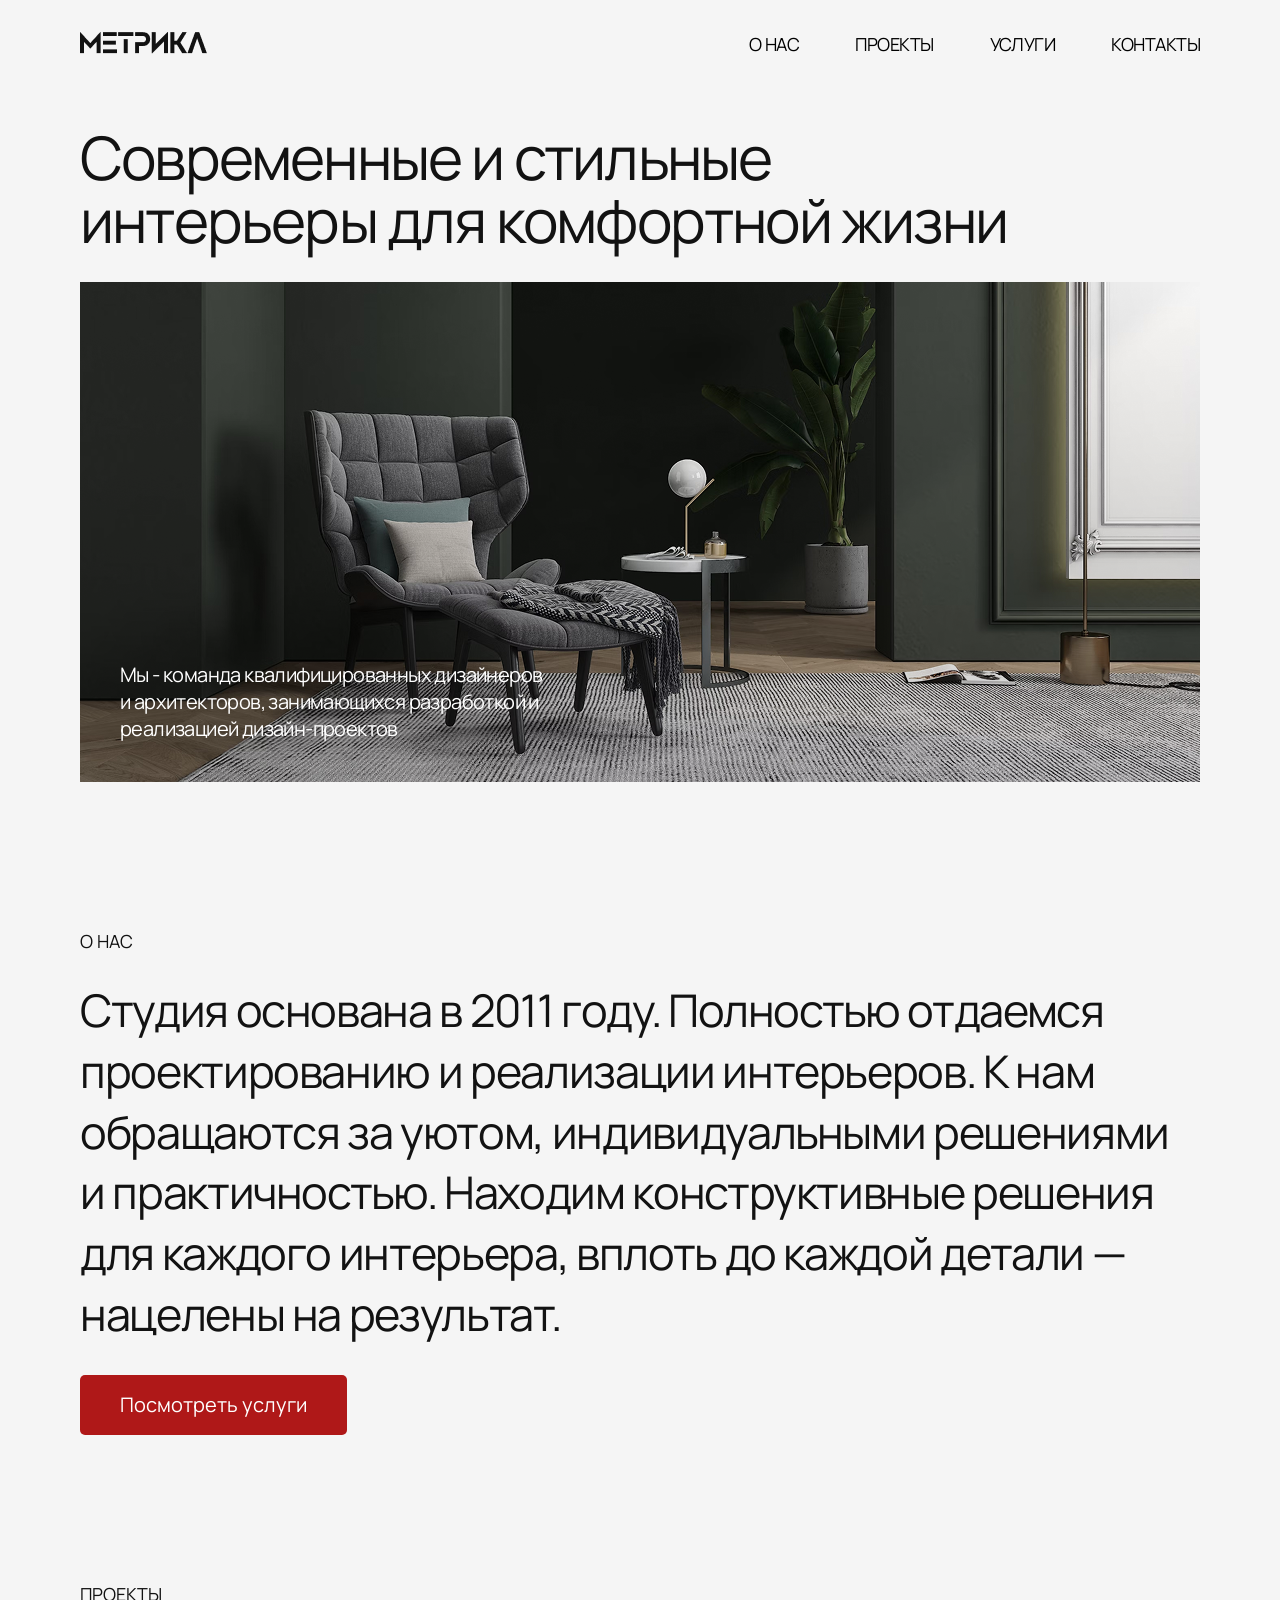
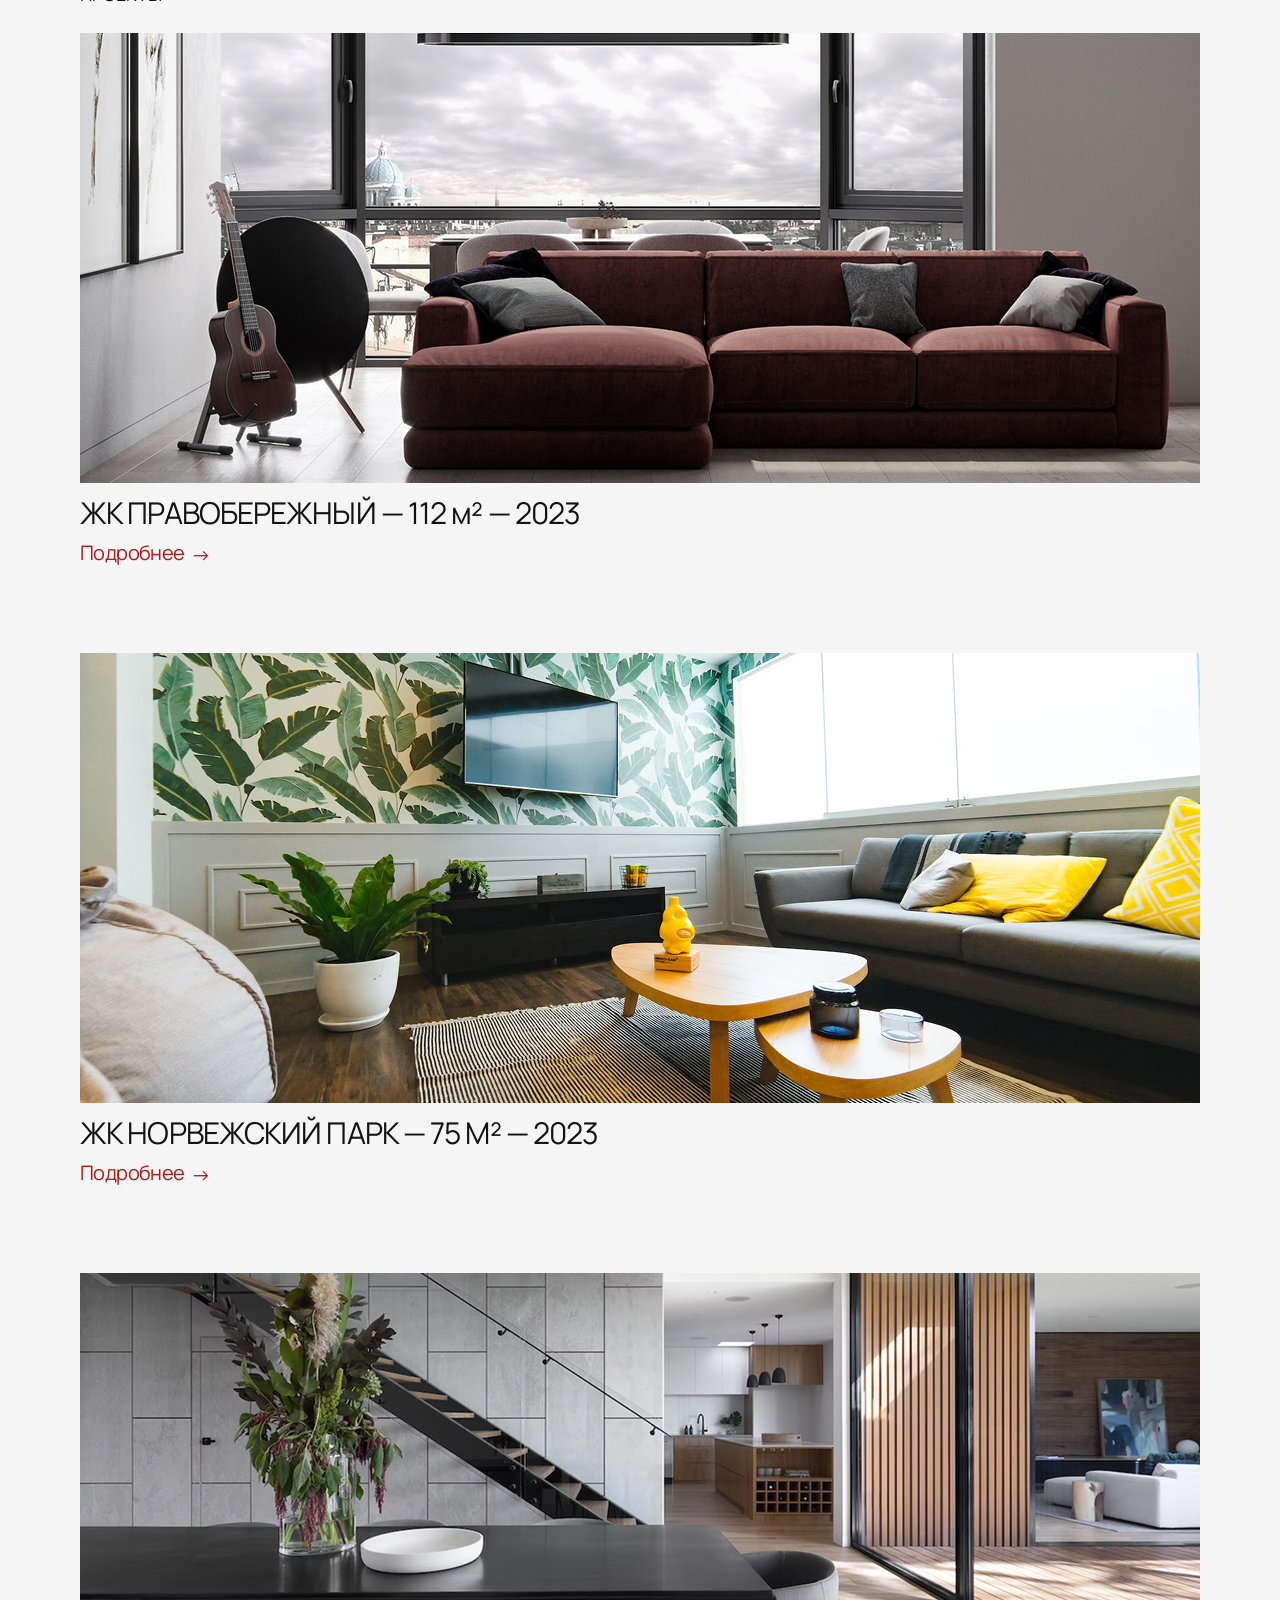
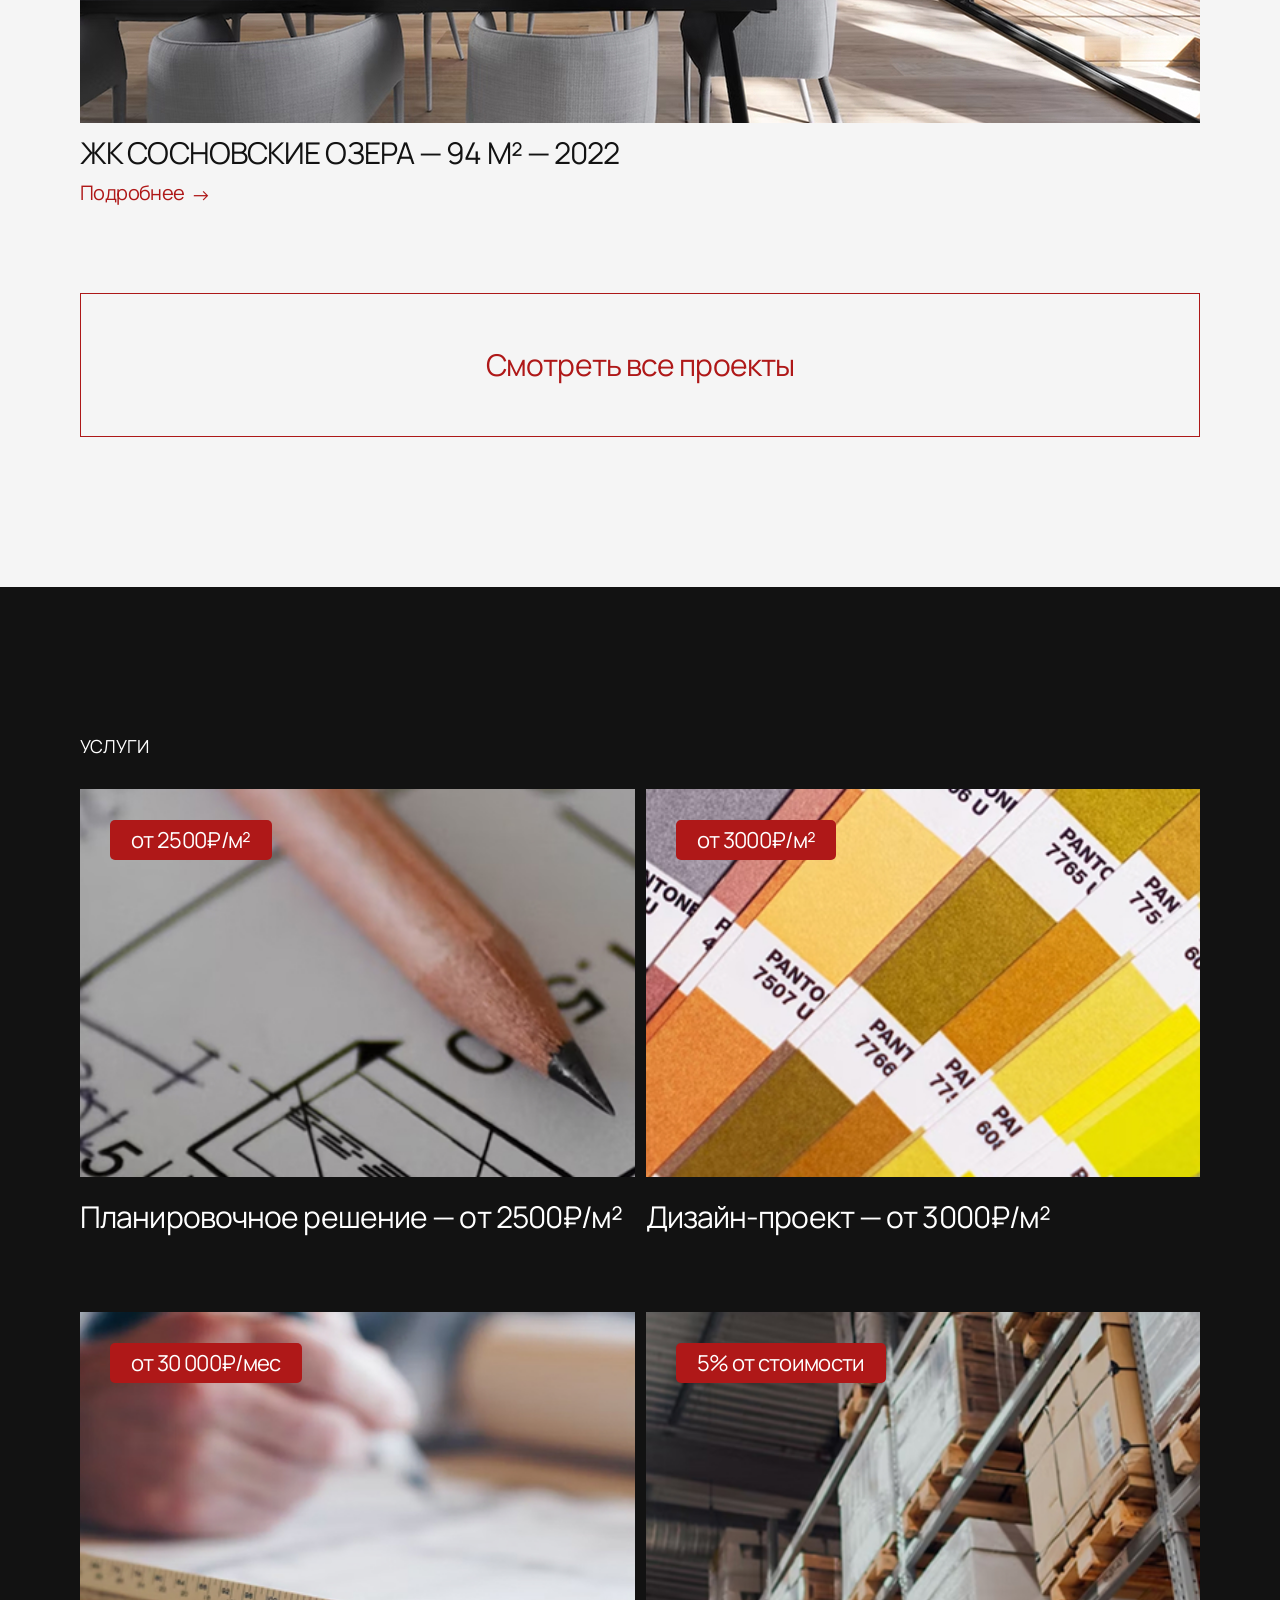
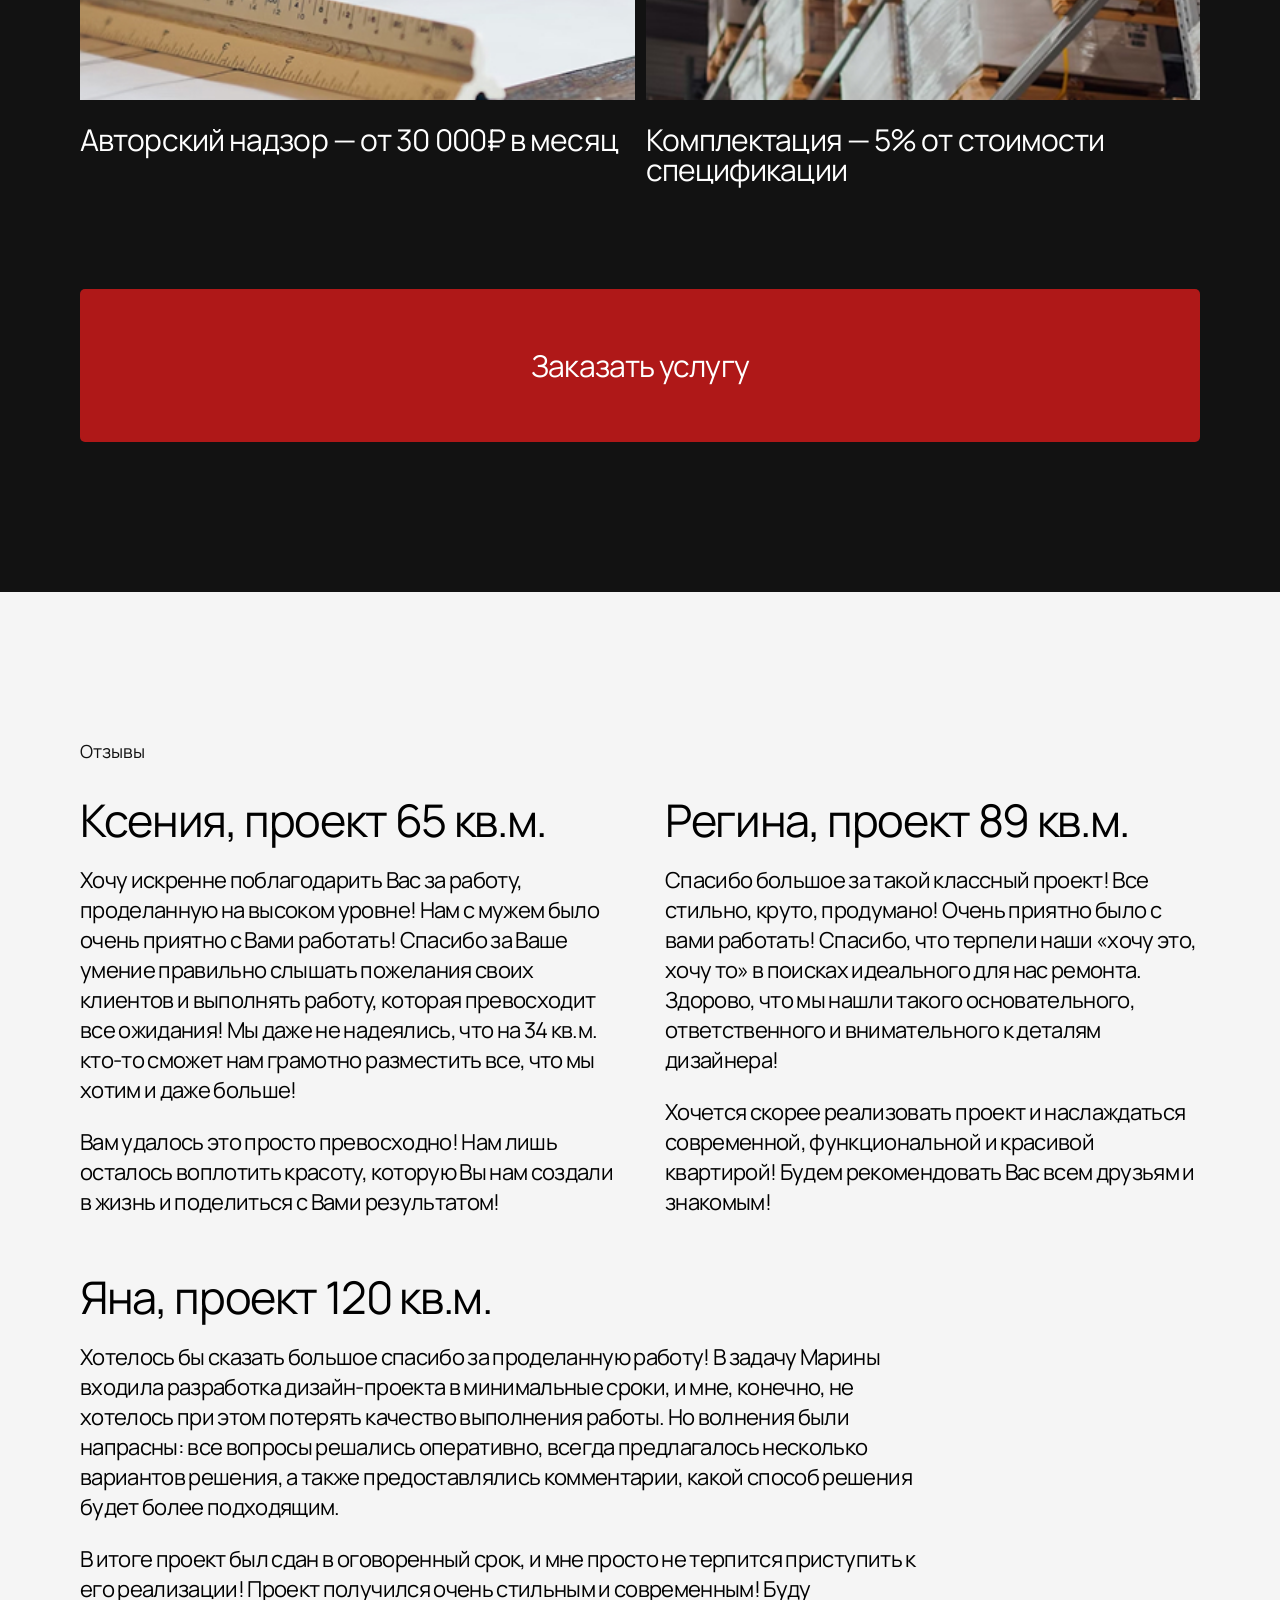
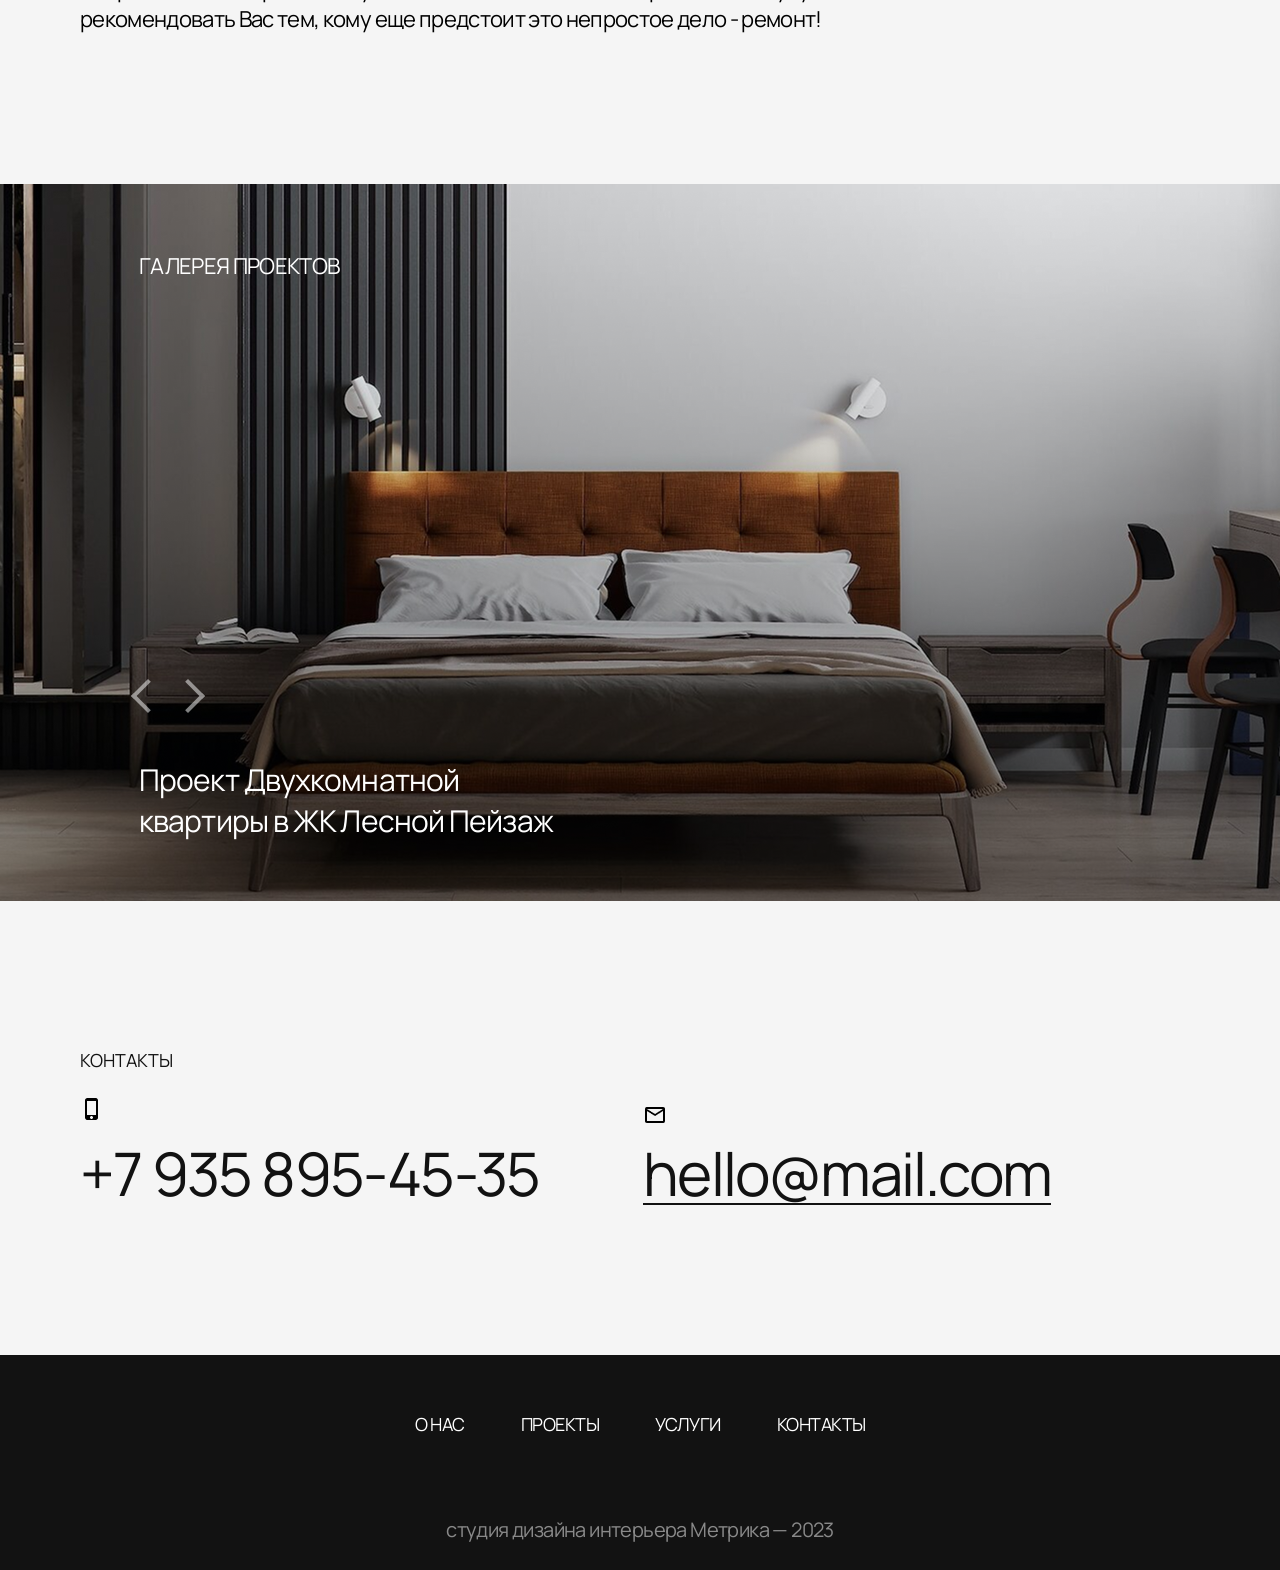
<file: Metrica/index.html>
<!DOCTYPE html>
<html lang="ru">
<head>
  <meta charset="UTF-8">
  <meta name="viewport" content="width=device-width, initial-scale=1.0">
  <title>Метрика</title>
  <link rel="preconnect" href="https://fonts.googleapis.com">
  <link rel="preconnect" href="https://fonts.gstatic.com" crossorigin>
  <link href="https://fonts.googleapis.com/css2?family=Manrope:wght@200..800&display=swap" rel="stylesheet">
  <link rel="stylesheet" href="styles/reset.css">
  <link rel="stylesheet" href="styles/style.css">
</head>
<body>
  <header class="header">
  <div class="container">
    <div class="header__inner">
      <a class="header__logo" href="/">
        <img class="header__logo-img" src="assets/logo.png" alt="Логотип">
      </a>

      <nav class="nav header__nav" aria-label="Основная навигация">
        <ul class="nav__list">
          <li class="nav__item"><a class="nav__link" href="#about-section">О НАС</a></li>
          <li class="nav__item"><a class="nav__link" href="#project-section">ПРОЕКТЫ</a></li>
          <li class="nav__item"><a class="nav__link" href="#services-section">УСЛУГИ</a></li>
          <li class="nav__item"><a class="nav__link" href="#contact-section">КОНТАКТЫ</a></li>
        </ul>
      </nav>
      <button class="burger-btn" type="button">
        <span class="burger-btn__line"></span>
      </button>
    </div>
  </div>
</header>
<main class="main">
  <section id="main-section" class="main-section">
    <div class="container">
      <div class="main-section__inner">
        <h1 class="main-section__title">Современные и стильные<br> интерьеры для комфортной жизни</h1>
        <div class="main-section__img">
          <p class="main-section__img-text">Мы - команда квалифицированных дизайнеров и архитекторов, занимающихся разработкой и реализацией дизайн-проектов</p>
        </div>
      </div>
    </div>
  </section>
  <section id="about-section" class="about-section">
    <div class="container">
      <div class="about-section__inner">
        <h2 class="about-section__title section-title">О НАС</h2>
        <p class="about-section__text">Студия основана в 2011 году. Полностью отдаемся проектированию и реализации интерьеров. К нам обращаются за уютом, индивидуальными решениями и практичностью. Находим конструктивные решения для каждого интерьера, вплоть до каждой детали — нацелены на результат.</p>
        <a href="#services-section" class="about-section__link">Посмотреть услуги</a>
      </div>
    </div>
  </section>
  <section id="project-section" class="project-section">
    <div class="container">
      <div class="project-section__inner">
        <h2 class="project-section__title section-title">ПРОЕКТЫ</h2>
        <article class="project-section__item">
          <img src="assets/project-1.jpg" alt="ЖК Правобережный" class="project-section__img">
          <h3 class="project-section__item-title item-title">ЖК ПРАВОБЕРЕЖНЫЙ — 112 м² — 2023</h3>
          <a href="#" class="project-section__item-link">Подробнее</a>
        </article>
        <article class="project-section__item">
          <img src="assets/project-2.jpg" alt="ЖК Норвежский" class="project-section__img">
          <h3 class="project-section__item-title item-title">ЖК НОРВЕЖСКИЙ ПАРК — 75 М² — 2023</h3>
          <a href="#" class="project-section__item-link">Подробнее</a>
        </article>
        <article class="project-section__item">
          <img src="assets/project-3.jpg" alt="ЖК Сосновое" class="project-section__img">
          <h3 class="project-section__item-title item-title">ЖК СОСНОВСКИЕ ОЗЕРА — 94 М² — 2022</h3>
          <a href="#" class="project-section__item-link">Подробнее</a>
        </article>
        <a href="#" class="project-section__link">Смотреть все проекты</a>
      </div>
    </div>
  </section>
  <section id="services-section" class="services-section">
    <div class="container">
      <div class="services-section__inner">
        <h2 class="services-section__title section-title">УСЛУГИ</h2>
        <div class="services-section__item-wrap">
          <article class="services-section__item"> 
            <img src="assets/services-1.jpg" alt="Планировочное решение" class="services-section__item-img">
            <div class="services-section__badge">
            <p class="services-section__badge-text">от 2500₽/м²</p>
            </div>
          <h3 class="services-section__item-title item-title">Планировочное решение — от 2500₽/м²</h3>
          </article>
          <article class="services-section__item">
            <img src="assets/services-2.jpg" alt="Дизайн-проект" class="services-section__item-img">
            <div class="services-section__badge">
            <p class="services-section__badge-text">от 3000₽/м²</p>
            </div>
            <h3 class="services-section__item-title item-title">Дизайн-проект — от 3000₽/м²</h3>
          </article>
          <article class="services-section__item">
            <img src="assets/services-3.jpg" alt="Авторский надзор" class="services-section__item-img">
            <div class="services-section__badge">
            <p class="services-section__badge-text">от 30 000₽/мес</p>
            </div>
            <h3 class="services-section__item-title item-title">Авторский надзор — от 30 000₽ в месяц</h3>
          </article>
          <article class="services-section__item">
            <img src="assets/services-4.jpg" alt="Комплектация — 5%" class="services-section__item-img">
            <div class="services-section__badge">
            <p class="services-section__badge-text">5% от стоимости</p>
            </div>
            <h3 class="services-section__item-title item-title">Комплектация — 5% от стоимости спецификации</h3>
          </article>
        </div>
        <button class="services-section__btn">Заказать услугу</button>
      </div>
    </div>
  </section>
  <section class="reviews-section">
    <div class="container">
      <div class="reviews-section__inner">
        <h2 class="reviews-section__title section-title">Отзывы</h2>
        <div class="reviews-section__wrapper">
          <div class="reviews-section__card">
            <h3 class="reviews-section__card-title">Ксения, проект 65 кв.м.</h3>
            <div class="reviews-section__card-descr">
              <p class="reviews-section__text reviews-section__text--main">Хочу искренне поблагодарить Вас за работу, проделанную на высоком уровне! Нам с мужем было очень приятно с Вами работать! Спасибо за Ваше умение правильно слышать пожелания своих клиентов и выполнять работу, которая превосходит все ожидания! Мы даже не надеялись, что на 34 кв.м. кто-то сможет нам грамотно разместить все, что мы хотим и даже больше!
              </p>
              <p class="reviews-section__text reviews-section__text--secondary">Вам удалось это просто превосходно! Нам лишь осталось воплотить красоту, которую Вы нам создали в жизнь и поделиться с Вами результатом!</p>
            </div>
          </div>
          <div class="reviews-section__card">
            <h3 class="reviews-section__card-title">Регина, проект 89 кв.м.</h3>
            <div class="reviews-section__card-descr">
              <p class="reviews-section__text reviews-section__text--main">Спасибо большое за такой классный проект! Все стильно, круто, продумано! Очень приятно было с вами работать! Спасибо, что терпели наши «хочу это, хочу то» в поисках идеального для нас ремонта. Здорово, что мы нашли такого основательного, ответственного и внимательного к деталям дизайнера!
              </p>
              <p class="reviews-section__text reviews-section__text--secondary">Хочется скорее реализовать проект и наслаждаться современной, функциональной и красивой квартирой! Будем рекомендовать Вас всем друзьям и знакомым!</p>
            </div>
          </div>
          <div class="reviews-section__card reviews-section__card--wide">
            <h3 class="reviews-section__card-title">Яна, проект 120 кв.м.</h3>
            <div class="reviews-section__card-descr">
              <p class="reviews-section__text reviews-section__text--main">Хотелось бы сказать большое спасибо за проделанную работу! В задачу Марины входила разработка дизайн-проекта в минимальные сроки, и мне, конечно, не хотелось при этом потерять качество выполнения работы. Но волнения были напрасны: все вопросы решались оперативно, всегда предлагалось несколько вариантов решения, а также предоставлялись комментарии, какой способ решения будет более подходящим.
              </p>
              <p class="reviews-section__text reviews-section__text--secondary">В итоге проект был сдан в оговоренный срок, и мне просто не терпится приступить к его реализации! Проект получился очень стильным и современным! Буду рекомендовать Вас тем, кому еще предстоит это непростое дело - ремонт!</p>
            </div>
          </div>
        </div>
      </div>
    </div>
  </section>
  <section class="galery-section">
    <div class="galery-section__title-wrapper">
      <div class="container">
        <h2 class="galery-section__title">ГАЛЕРЕЯ ПРОЕКТОВ</h2>
      </div>
    </div>
    <div class="galery-section__slides">
      <div class="galery-section__slide slide-active">
        <img src="assets/slide-1.png" alt="Проект Двухкомнтаной квартиры" class="galery-section__img">
        <div class="galery-section__descr-wrapper">
          <div class="container">
            <p class="galery-section__descr">Проект Двухкомнатной квартиры в ЖК Лесной Пейзаж</p>
          </div>
        </div>
      </div>
      <div class="galery-section__slide">
        <img src="assets/slide-2.png" alt="Проект гостиной" class="galery-section__img">
        <div class="galery-section__descr-wrapper">
          <div class="container">
            <p class="galery-section__descr">Проект гостиной в ЖК Маяк</p>
          </div>
        </div>
      </div>
      <div class="galery-section__slide">
        <img src="assets/slide-3.png" alt="Визуализация кухни-гостиной" class="galery-section__img">
        <div class="galery-section__descr-wrapper">
          <div class="container">
            <p class="galery-section__descr">Визуализация кухни-гостиной в частном доме</p>
          </div>
        </div>
      </div>
      <div class="galery-section__slide">
        <img src="assets/slide-4.png" alt="Проект кухни" class="galery-section__img">
        <div class="galery-section__descr-wrapper">
          <div class="container">
            <p class="galery-section__descr">Проект кухни в скандинавском стиле для ЖК Северный Ветер</p>
          </div>
        </div>
      </div>
      
    </div>
    <div class="galery-section__controls-wrapper">
      <div class="container">
        <div class="galery-section__controls">
          <button class="galery-section__control--btn galery-section__control--prev"></button>
          <button class="galery-section__control--btn galery-section__control--next"></button>
        </div>
      </div>
    </div>
  </section>
  <section class="contact-section" id="contact-section">
    <div class="container">
      <div class="contact-section__inner">
        <h2 class="contact-section__title section-title">КОНТАКТЫ</h2>
        <div class="contact-section__wrapper">
          <div class="contact-section__left-wrap">
            <a href="tel:+79358954535" class="contact-section__mobile">+7 935 895-45-35</a>
          </div>
          <div class="contact-section__right-wrap">
            <a href="mailto:hello@mail.com" class="contact-section__mail">hello@mail.com</a>
          </div>
        </div>
      </div>
    </div>
  </section>
  
</main>
<footer class="footer">
  <div class="container">
    <div class="footer__inner">
      <nav class="nav footer__nav">
        <ul class="footer-nav__list nav__list">
          <li class="nav__item"><a class="nav__link" href="#about-section">О НАС</a></li>
          <li class="nav__item"><a class="nav__link" href="#project-section">ПРОЕКТЫ</a></li>
          <li class="nav__item"><a class="nav__link" href="#services-section">УСЛУГИ</a></li>
          <li class="nav__item"><a class="nav__link" href="#contact-section">КОНТАКТЫ</a></li>
        </ul>
      </nav>
      <p class="footer__text">студия дизайна интерьера Метрика — 2023</p>
    </div>
  </div>
</footer>
<div class="popup">
  <div class="popup__content">
    <div class="popup__close-btn">
      <img src="assets/icon-close_btn.png" alt="кнопка закрыть">
    </div>
    <div class="popup__title-wrapper">
      <h3 class="popup__title">Заказать услугу</h3>
      <p class="popup__subtitle">Заполните форму, мы свяжемся с вами в течение суток</p>
    </div>
    <div class="popup__input-wrapper">
      <input type="text" class="popup__input" id="popup__name" placeholder="Имя">
      <input type="email" class="popup__input" id="popup__mail" placeholder="Электронная почта">
      <input type="text" class="popup__input" id="popup__number" placeholder="Номер телефона">
    </div>
    <button class="popup__button">Отправить</button>
  </div>
</div>
<div class="burger">
  <div class="burger__content">
    <div class="burger__logo-wrapper">
      <img src="assets/logo.png" alt="логотип" class="burger__logo">
    </div>
    <nav class="burger__nav">
      <ul class="burger__nav-list">
        <li class="burger__nav-item"><a href="#about-section">О НАС</a></li>
        <li class="burger__nav-item"><a href="#project-section">ПРОЕКТЫ</a></li>
        <li class="burger__nav-item"><a href="#services-section">УСЛУГИ</a></li>
        <li class="burger__nav-item"><a href="#contact-section">КОНТАКТЫ</a></li>
      </ul>
    </nav>
    <div class="burger__contact-wrapper">
      <p class="burger__contact-text">для связи:</p>
      <a href="tel:+79358954535" class="burger__contact-mobile">+7 935 895-45-35</a>
      <a href="mailto:hello@mail.com" class="burger__contact-mail">hello@mail.com</a>
    </div>
  </div>
</div>

<script src="js/burger.js"></script>
<script src="js/slider.js"></script>
<script src="js/popup.js"></script>
</body>
</html>
</file>
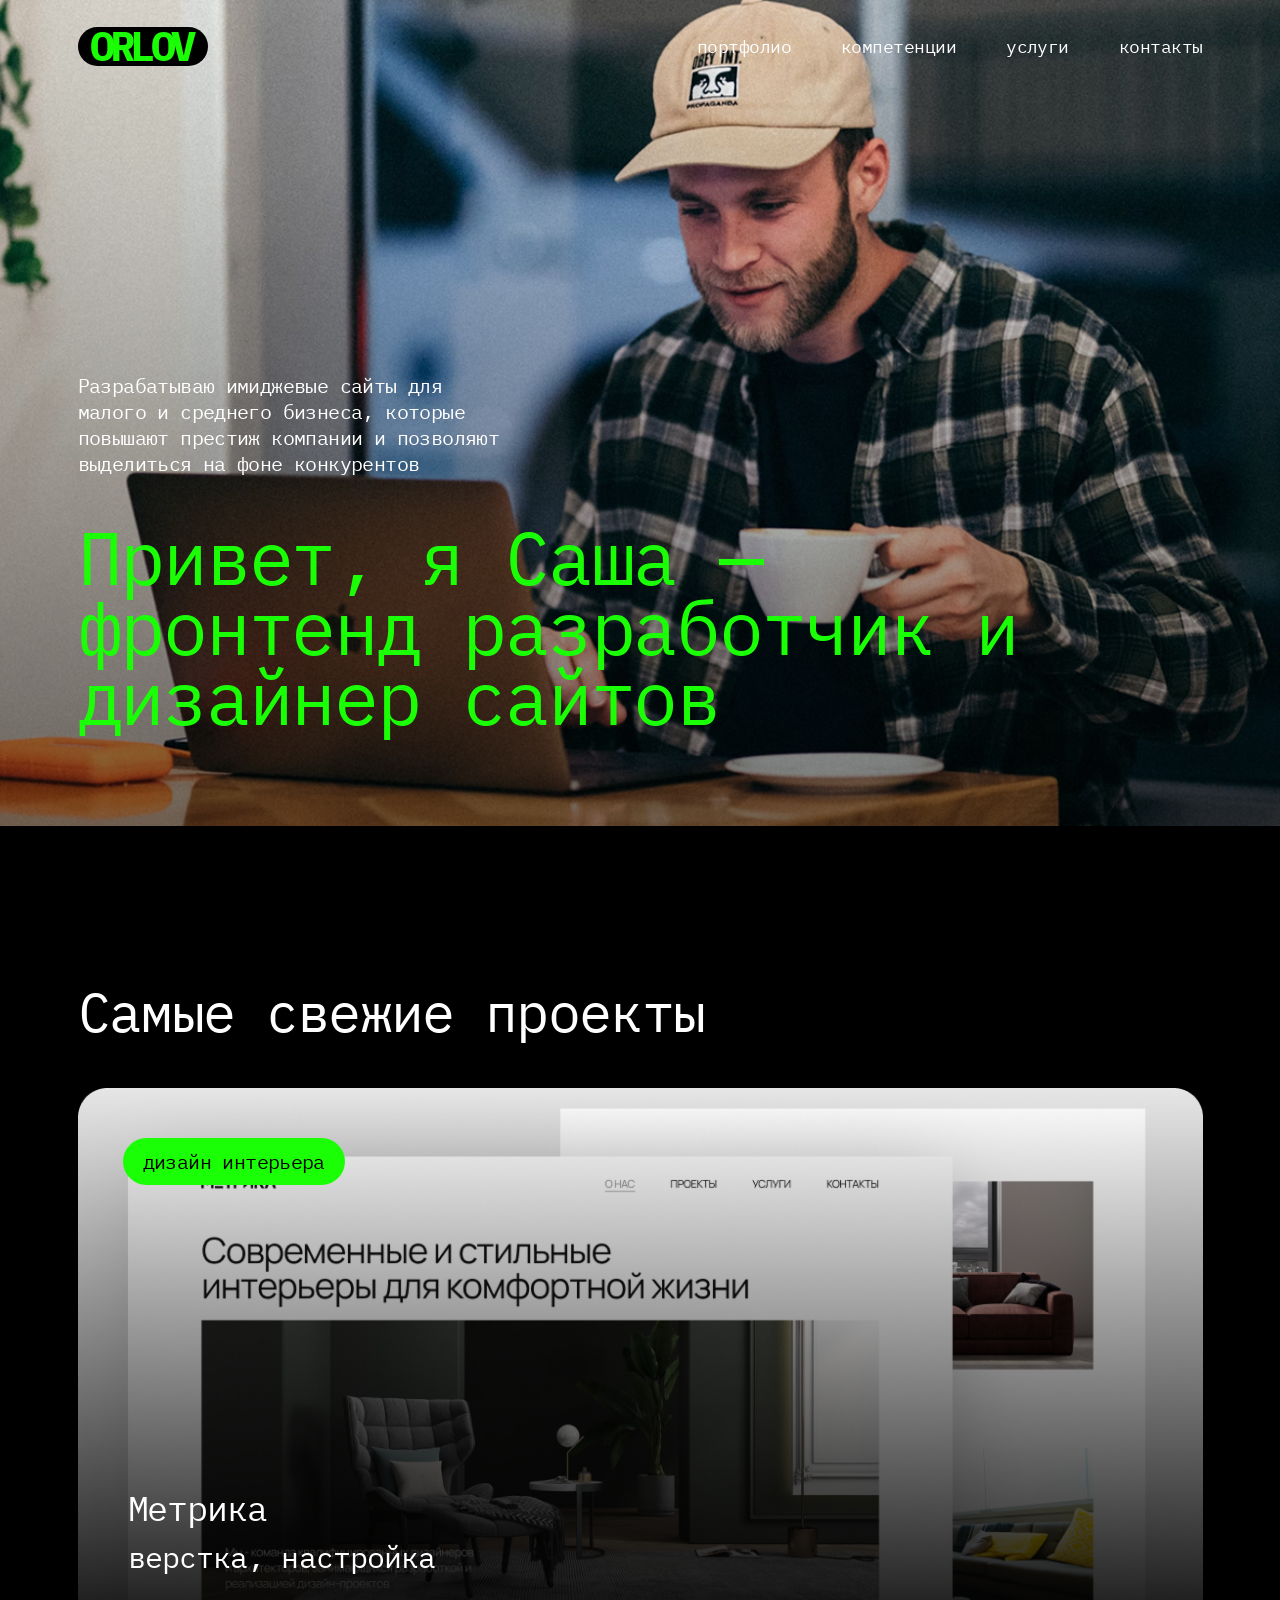
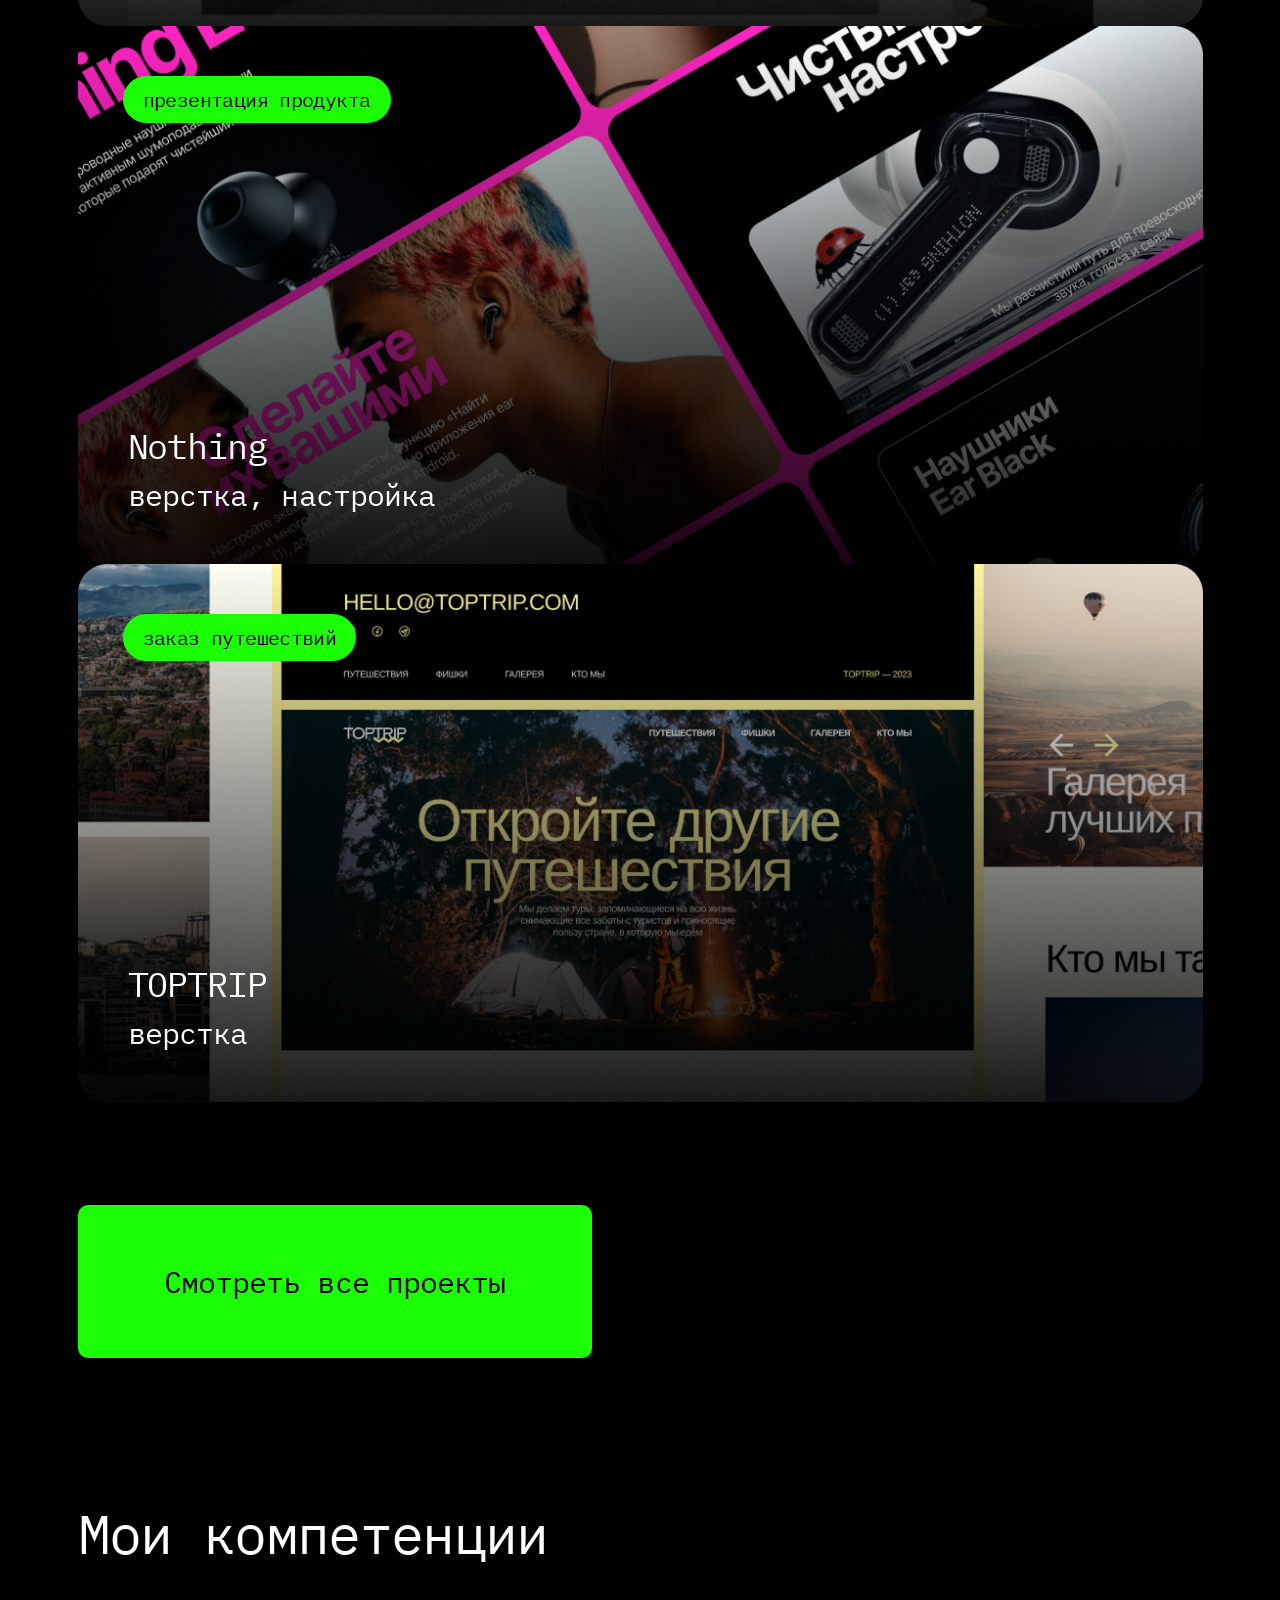
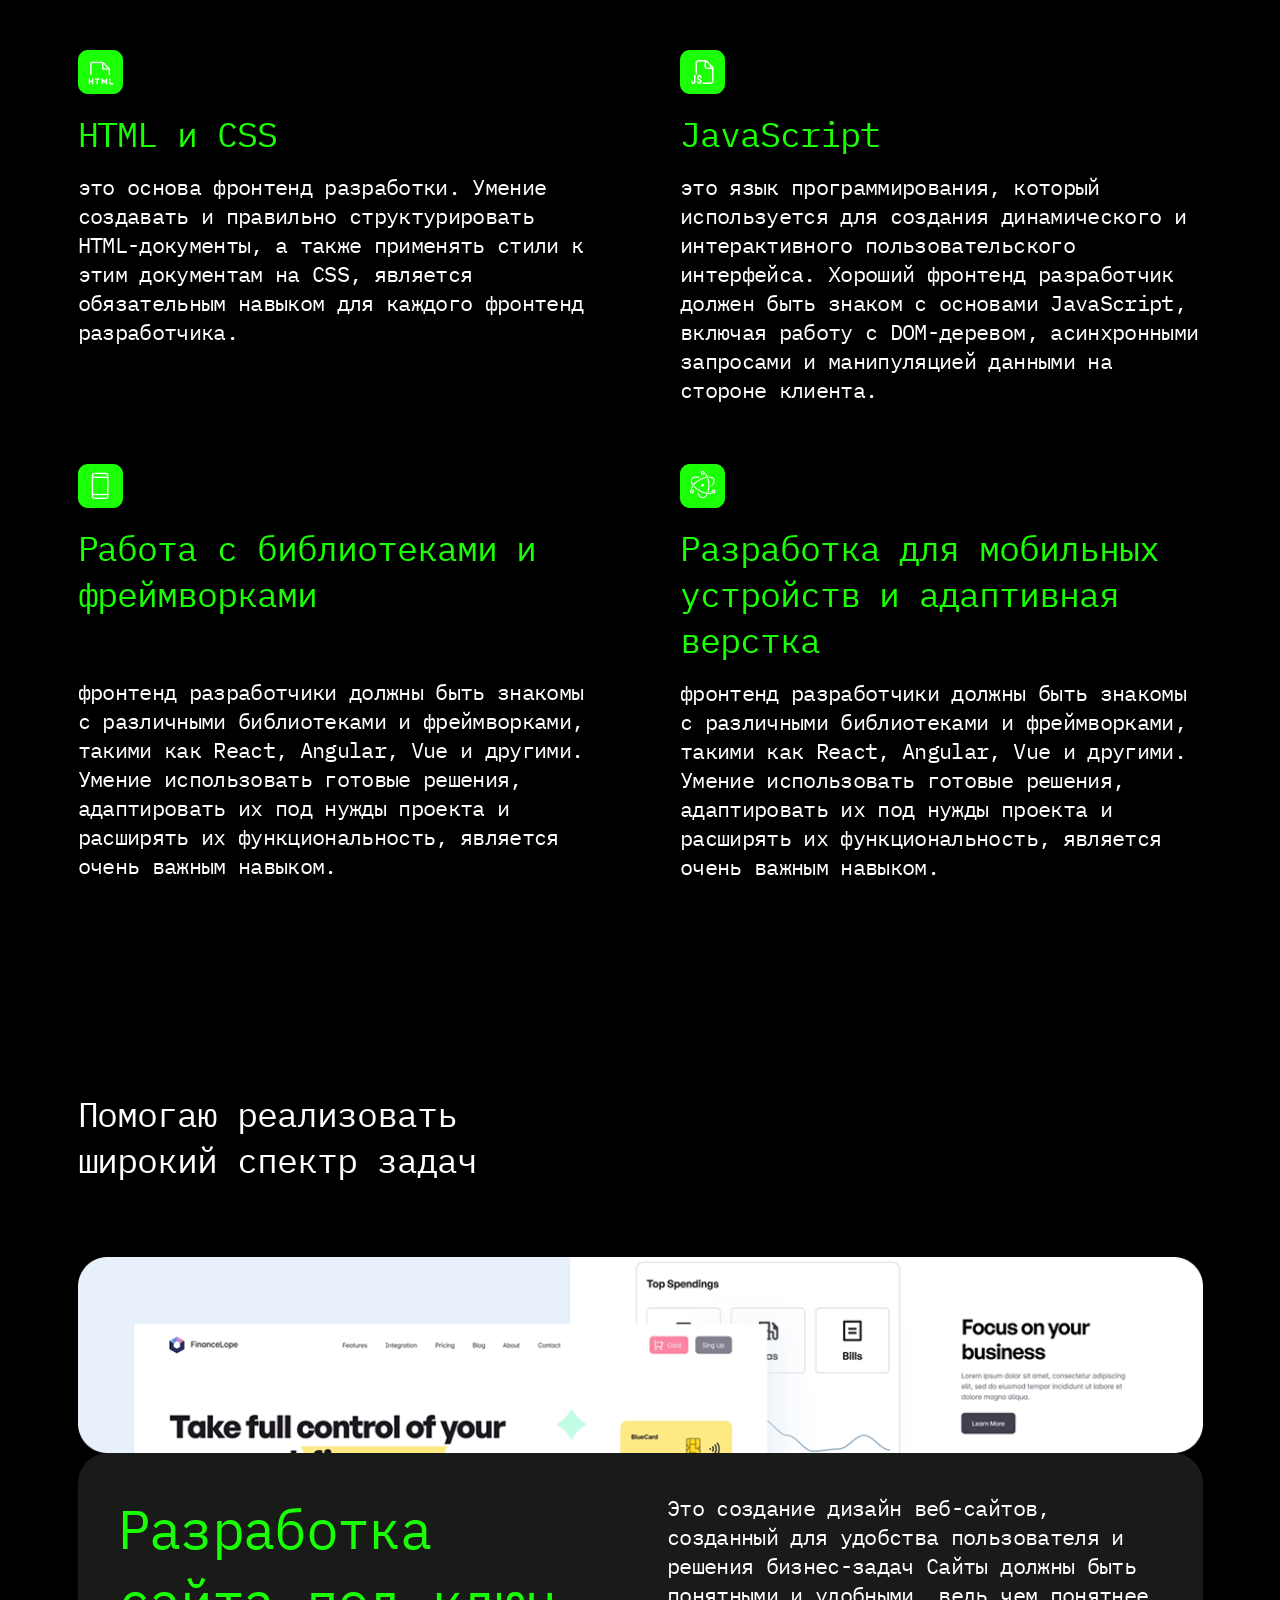
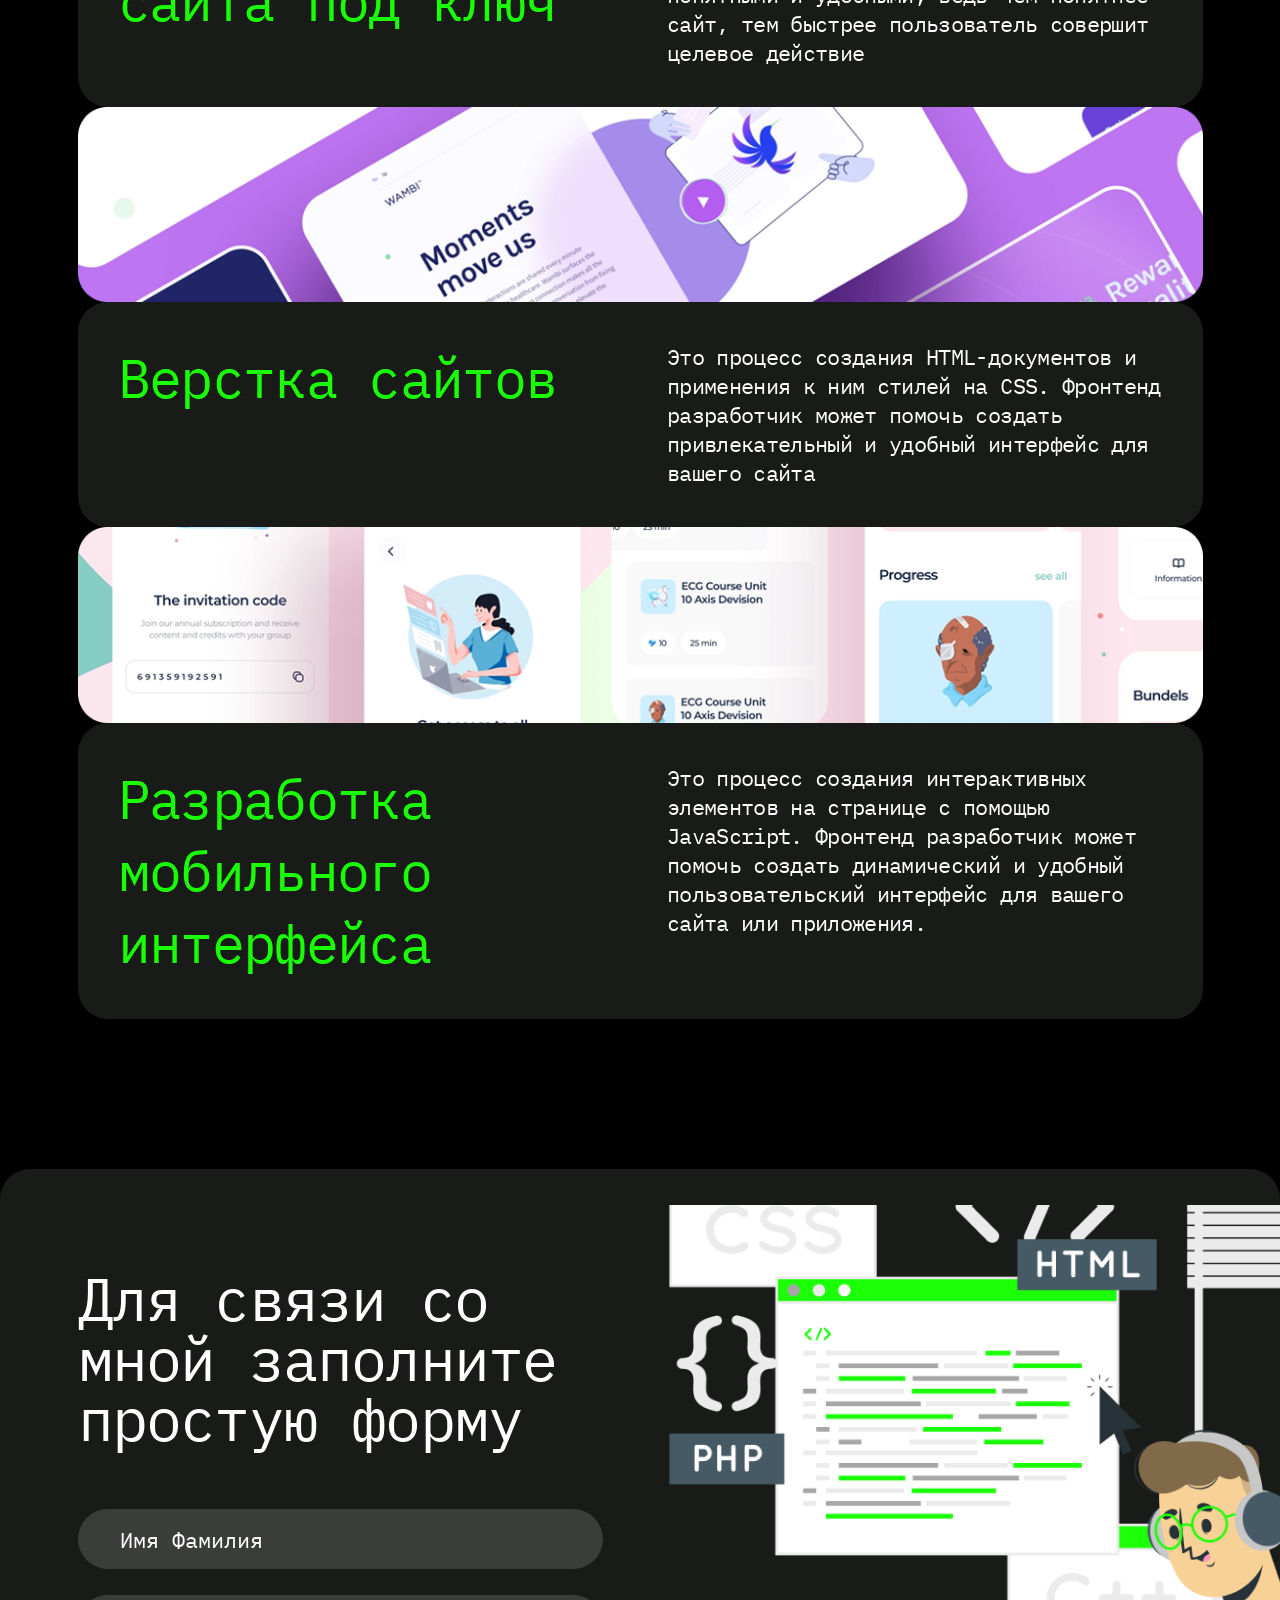
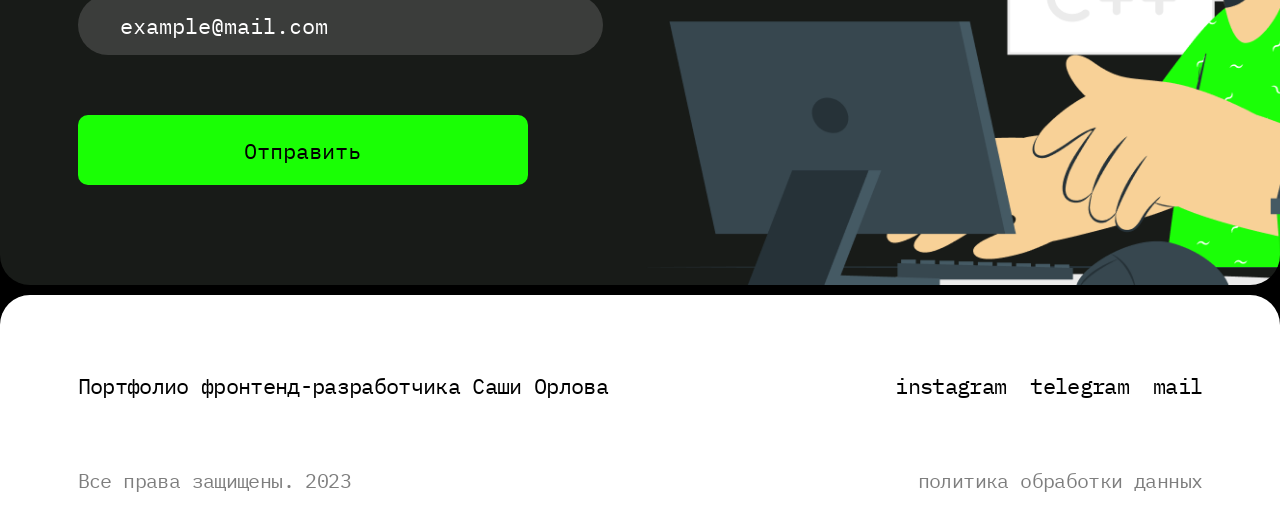
<file: web-portfolio/index.html>
<!DOCTYPE html>
<html lang="ru">
<head>
  <meta charset="UTF-8">
  <meta name="viewport" content="width=device-width, initial-scale=1.0">
  <title>Портфоли разработчика</title>
  <link rel="preconnect" href="https://fonts.googleapis.com">
  <link rel="preconnect" href="https://fonts.gstatic.com" crossorigin>
  <link href="https://fonts.googleapis.com/css2?family=IBM+Plex+Mono:wght@400;700&family=Manrope&display=swap" rel="stylesheet">
  <link rel="stylesheet" href="./styles/reset.css">
  <link rel="stylesheet" href="./styles/style.css">
</head>
<body>
  <div class="intro">
    <header class="header">
      <div class="container">
        <div class="header__inner">
          <div class="header__logo-wrapper logo-wrapper">
            <a href="#" class="header__logo logo">ORLOV</a>
          </div>
          <nav class="nav">
            <ul class="nav__list">
              <li class="nav__item"><a href="#fresh-project" class="nav__link">портфолио</a></li>
              <li class="nav__item"><a href="#skills" class="nav__link">компетенции</a></li>
              <li class="nav__item"><a href="#services" class="nav__link">услуги</a></li>
              <li class="nav__item"><a href="#contacts" class="nav__link">контакты</a></li>
            </ul>
          </nav>
          <button class="burger-btn" type="button">
            <span class="burger-btn__line"></span>
            <span class="burger-btn__line"></span>
            <span class="burger-btn__line"></span>
          </button>
        </div>
      </div>
    </header>
      <section class="hero" id="hero">
        <div class="container">
          <div class="hero__inner">
            <p class="hero__note">
              Разрабатываю имиджевые сайты для малого и среднего бизнеса, которые повышают престиж компании и позволяют выделиться на фоне конкурентов
            </p>
            <h1 class="hero__title">Привет, я Саша — фронтенд разработчик и дизайнер сайтов</h1>
          </div>
        </div>
      </section>
  </div>

  <main>
    <section id="fresh-project" class="fresh-project">
      <div class="container">
        <div class="fresh-project__inner">
          <h2 class="fresh-project__title section-title">Самые свежие проекты</h2>
          <div class="fresh-project__box">
            <img src="./assets/fresh-1.png" alt="Дизайн сайта" class="fresh-project__box-img">
            <div class="fresh-project__box-wrapper">
              <span class="fresh-project__box-badge">дизайн интерьера</span>
              <div class="fresh-project__box-text">
                <h3 class="fresh-project__box-title">Метрика</h3>
                <p class="fresh-project__box-descr">верстка, настройка</p>
              </div>
            </div>
          </div>
          <div class="fresh-project__box">
            <img src="./assets/fresh-2.png" alt="Дизайн сайта" class="fresh-project__box-img">
            <div class="fresh-project__box-wrapper">
              <span class="fresh-project__box-badge">презентация продукта</span>
              <div class="fresh-project__box-text">
                <h3 class="fresh-project__box-title">Nothing</h3>
                <p class="fresh-project__box-descr">верстка, настройка</p>
              </div>
            </div>
          </div>
          <div class="fresh-project__box">
            <img src="./assets/fresh-3.png" alt="Дизайн сайта" class="fresh-project__box-img">
            <div class="fresh-project__box-wrapper">
              <span class="fresh-project__box-badge">заказ путешествий</span>
              <div class="fresh-project__box-text">
                <h3 class="fresh-project__box-title">TOPTRIP</h3>
                <p class="fresh-project__box-descr">верстка</p>
              </div>
            </div>
          </div>
          <a href="#" class="fresh-project__link">Смотреть все проекты</a>
        </div>
      </div>
    </section>
    <section class="skills" id="skills">
      <div class="container">
        <div class="skills__inner">
          <h2 class="skills__title section-title">Мои компетенции</h2>
          <ul class="skills__list">
            <li class="skills__item">
              <img src="./assets/icon_html.png" alt="html" class="skills__icon">
              <h3 class="skills__item-title">HTML и CSS</h3>
              <p class="skills__text">это основа фронтенд разработки. Умение создавать и правильно структурировать HTML-документы, а также применять стили к этим документам на CSS, является обязательным навыком для каждого фронтенд разработчика.</p>
            </li>
            <li class="skills__item">
              <img src="./assets/icon_js.png" alt="JavaScript" class="skills__icon">
              <h3 class="skills__item-title">JavaScript</h3>
              <p class="skills__text">это язык программирования, который используется для создания динамического и интерактивного пользовательского интерфейса. Хороший фронтенд разработчик должен быть знаком с основами JavaScript, включая работу с DOM-деревом, асинхронными запросами и манипуляцией данными на стороне клиента.</p>
            </li>
            <li class="skills__item">
              <img src="./assets/icon_framework.png" alt="framework" class="skills__icon">
              <h3 class="skills__item-title">Работа с библиотеками и фреймворками</h3>
              <p class="skills__text">фронтенд разработчики должны быть знакомы с различными библиотеками и фреймворками, такими как React, Angular, Vue и другими. Умение использовать готовые решения, адаптировать их под нужды проекта и расширять их функциональность, является очень важным навыком.</p>
            </li>
            <li class="skills__item">
              <img src="./assets/icon_adaptive.png" alt="mobile" class="skills__icon">
              <h3 class="skills__item-title">Разработка для мобильных <br>устройств и адаптивная верстка</h3>
              <p class="skills__text">фронтенд разработчики должны быть знакомы с различными библиотеками и фреймворками, такими как React, Angular,    Vue и другими. Умение использовать готовые решения, адаптировать их под нужды проекта и расширять их функциональность, является очень важным навыком.</p>
            </li>
          </ul>
        </div>
      </div>
    </section>
    <section class="services" id="services">
      <div class="container">
        <div class="services__inner">
          <h2 class="services__title">Помогаю реализовать широкий спектр задач</h2>
          <div class="services__box">
            <img src="./assets/services_box-1.png" alt="Сайт под ключ" class="services__box-img">
            <div class="services__box-wrapper">
              <h3 class="services__box-title">Разработка сайта под ключ</h3>
              <p class="services__box-text">Это создание дизайн веб-сайтов, созданный для удобства пользователя и решения бизнес-задач
              Сайты должны быть понятными и удобными, ведь чем понятнее сайт, тем быстрее пользователь совершит целевое действие</p>
            </div>
          </div>
          <div class="services__box">
            <img src="./assets/services_box-2.png" alt="Верстка сайтов" class="services__box-img">
            <div class="services__box-wrapper">
              <h3 class="services__box-title">Верстка сайтов</h3>
              <p class="services__box-text">Это процесс создания HTML-документов и применения к ним стилей на CSS. Фронтенд разработчик может помочь создать привлекательный и удобный интерфейс для вашего сайта</p>
            </div>
          </div>
          <div class="services__box">
            <img src="./assets/services_box-3.png" alt="Мобильный интерфейс" class="services__box-img">
            <div class="services__box-wrapper">
              <h3 class="services__box-title">Разработка мобильного интерфейса</h3>
              <p class="services__box-text">Это процесс создания интерактивных элементов на странице с помощью JavaScript. Фронтенд разработчик может помочь создать динамический и удобный пользовательский интерфейс для вашего сайта или приложения.</p>
            </div>
          </div>
        </div>
      </div>
    </section>
    <section class="contacts" id="contacts">
      <div class="container">
        <div class="contacts__inner">
          <div class="contacts__left">
            <p class="contacts__left-title">Для связи со мной заполните простую форму</p>
            <div class="contacts__left-input-wrapper">
              <input type="text" class="contacts__left-input" placeholder="Имя Фамилия">
              <input type="email" class="contacts__left-input" placeholder="example@mail.com">
            </div>
            <button class="contacts__left-btn">Отправить</button>
          </div>
          <div class="contacts__right">
            <img src="./assets/contacts.png" class="contacts__right-img">
          </div>
        </div>
      </div>
    </section>
  </main>  
  <footer class="footer">
    <div class="container">
      <div class="footer__top-wrapper">
        <p class="footer__top-wrapper--text footer__top--text">Портфолио фронтенд-разработчика Саши Орлова</p>
        <div class="footer__top-wrapper--socials">
          <a href="#" class="footer__top-wrapper--link footer__top--text">instagram</a>
          <a href="#" class="footer__top-wrapper--link footer__top--text">telegram</a>
          <a href="#" class="footer__top-wrapper--link footer__top--text">mail</a>
        </div>
      </div>
      <div class="footer__bottom-wrapper">
        <p class="footer__bottom-wrapper--copy footer__bottom--text">Все права защищены. 2023</p>
        <p class="footer__bottom-wrapper--text footer__bottom--text">политика обработки данных</p>
      </div>
    </div>
  </footer>

  <div class="burger">
    <div class="burger__content">
      <div class="burger__logo-wrapper logo-wrapper">
        <a href="#" class="burger__logo logo">ORLOV</a>
      </div>
      <nav class="burger__nav">
        <ul class="burger__nav-list">
          <li class="burger__nav-item"><a href="#fresh-project" class="burger__nav-link">портфолио</a></li>
          <li class="burger__nav-item"><a href="#skills" class="burger__nav-link">компетенции</a></li>
          <li class="burger__nav-item"><a href="#services" class="burger__nav-link">услуги</a></li>
          <li class="burger__nav-item"><a href="#contacts" class="burger__nav-link">контакты</a></li>
        </ul>
      </nav>
      <div class="burger__contacts-wrapper">
        <p class="burger__contacts-title">для связи:</p>
        <a href="#" class="burger__contacts-link">instagram</a>
        <a href="#" class="burger__contacts-link">telegram</a>
        <a href="#" class="burger__contacts-link">mail</a>
      </div>
    </div>
  </div>

  <script src="js/burger.js"></script>
</body>
</html>
</file>
<file: Metrica/styles/style.css>
* {
  box-sizing: border-box;
  
}

a {
  text-decoration: none;
  color: inherit;
}

:root {
  --main-font: "Manrope", sans-serif;
  --text-color: rgb(18, 18, 18);
}

html {
  scroll-behavior: smooth;
}

body {
  background-color: rgb(245, 245, 245);
  font-family: var(--main-font);
}

.body_fixed {
  overflow: hidden;
}

.container {
  max-width: 1150px;
  margin: 0 auto;
  padding: 0 15px;
}

.header__inner {
  display: flex;
  justify-content: space-between;
  align-items: center;
  padding-top: 32px;
  margin-bottom: 70px;
  position: relative;
}

.header-nav__list {
  color: var(--text-color);
}

.nav__list{
  display: flex;
  gap: 56px;
}

.nav__item {
  position: relative;
  font-size: 18px;
  line-height: 100%;
  letter-spacing: -0.03em;
  transition: all 0.2s ease;
}

.nav__item::after {
  content: "";
  position: absolute;
  left: 0;
  bottom: -4px;
  width: 0;
  height: 1px;
  background-color: var(--text-color);
  opacity: 0.5;
}

.nav__item:hover::after {
  width: 100%;
}

.nav__item:hover {
  opacity: 0.5;
}

.burger-btn {
  display: none;
  position: absolute;
  right: 0;
  top: 50%;
  transform: translateY(-50%);
  width: 50px;
  height: 22px;
  border: none;
  background: transparent;
  cursor: pointer;
  z-index: 100;
}

.burger-btn__line,
.burger-btn__line::after {
  content: "";
  position: absolute;
  right: 0;
  height: 2px;
  background: rgb(0, 0, 0);
  transition: transform 0.3s ease, top 0.3s ease;
}

.burger-btn--active .burger-btn__line {
  top: 10px;
  transform: rotate(45deg);
}

.burger-btn--active .burger-btn__line::after {
  top: 0;
  transform: rotate(-90deg);
  width: 45px;
}

.burger-btn__line {
  top: 0;
  width: 45px;
}

.burger-btn__line::after {
  top: 10px;
  width: 30px;
}

.main-section__inner, .about-section__inner,
.project-section__inner, .full-screen,
.services-section {
  margin-bottom: 150px;
}

.main-section__title {
  font-size: clamp(28px, 5vw, 60px);
  line-height: 1.05;
  letter-spacing: -0.03em;
  color: var(--text-color);
  margin-bottom: 30px;
}

.main-section__img {
  background-image: url(../assets/main-img.png);
  background-size: cover;
  background-position: center;
  background-repeat: no-repeat;
  height: 500px;
  width: auto;
  position: relative;
}

.main-section__img-text {
  color: rgb(255, 255, 255);
  max-width: 430px;
  letter-spacing: -0.03em;
  font-size: clamp(14px, 1.75vw, 20px);
  line-height: 27px;
  position: absolute;
  bottom: 40px;
  left: 40px;
}

.about-section__title {
  margin-bottom: 30px;
}

.section-title {
  font-size: 18px;
  color: var(--text-color);
}

.about-section__text {
  letter-spacing: -0.03em;
  line-height: 1.35;
  color: var(--text-color);
  font-size: clamp(22px, 4vw, 45px);
  margin-bottom: 30px;
}

.about-section__link {
  display: inline-block;
  background-color: rgb(175, 24, 24);
  border-radius: 5px;
  color: rgb(255, 255, 255);
  text-align: center;
  padding: 20px 40px;
  font-size: 20px;
  transition: transform 0.3s ease, opacity 0.3s ease;
}

.about-section__link:hover {
  opacity: 0.9;
}

.about-section__link:active {
  transform: scale(0.98);
}

.project-section__title {
  margin-bottom: 30px;
}

.project-section__item {
  margin-bottom: 90px;
}

.project-section__img {
  width: 100%;
  height: 450px;
  object-fit: cover;
  display: block;
  margin-bottom: 15px;
}

.project-section__item-title {
  margin-bottom: 15px;
  color: var(--text-color);
}

.item-title {
  font-size: clamp(18px, 2.6vw, 30px);
  letter-spacing: -0.03em;
}

.project-section__item-link {
  font-size: clamp(14px, 1.75vw, 20px);
  letter-spacing: -0.03em;
  color: rgb(175, 24, 24);
  display: inline-flex;
  align-items: center;
  gap: 6px;
  transition: opacity 0.3s ease;
}

.project-section__item-link:hover {
  opacity: 0.7;
}

.project-section__item-link::after {
  content: "→";
  position: static;
  transform: translateY(2px);
}

.project-section__link {
  display: inline-block;
  width: 100%;
  text-align: center;
  padding: 56px 0 56px 0;
  border: 1px solid rgb(173, 24, 24);
  color: rgb(175, 24, 24);
  font-size: 30px;
  letter-spacing: -0.03em;
  transition: all 0.3s ease;
}

.project-section__link:hover {
  background-color: rgb(175, 24, 24);
  color: rgb(255, 255, 255);
}

.services-section {
  background-color: var(--text-color);
  padding: 150px 0 150px 0;
}

.services-section__title {
  color: rgb(255, 255, 255);
  padding-bottom: 34px;
}

.services-section__item-wrap {
  display: flex;
  flex-wrap: wrap;
  justify-content: space-between;
  row-gap: 80px;
  margin-bottom: 104px;
}

.services-section__item {
  width: calc(50% - 5.5px);
  display: flex;
  flex-direction: column;
  gap: 25px;
  position: relative;
}

.services-section__item:last-child {
  margin-bottom: 0;
}

.services-section__item-img {
  width: 100%;
  height: 388px;
  object-fit: cover;
  display: block; 
}

.services-section__badge {
  position: absolute;
  left: 30px;
  top: 31px;
  border-radius: 5px;
  background-color: rgb(175, 24, 24);
}

.services-section__badge-text {
  padding: 5px 21px;
  font-size: 22px;
  letter-spacing: -0.03em;
  line-height: 30px;
  color: rgb(255, 255, 255);
}

.services-section__item-title {
  color: rgb(255, 255, 255);
}

.services-section__btn {
  background-color: rgb(175, 24, 24);
  width: 100%;
  border-radius: 5px;
  padding: 56px 0;
  font-family: var(--main-font);
  font-size: 30px;
  letter-spacing: -0.03em;
  color: rgb(255, 255, 255);
  border: none;
  cursor: pointer;
  transition: transform 0.3s ease, opacity 0.3s ease;
}

.services-section__btn:hover {
  opacity: 0.9;
}

.services-section__btn:active {
  transform: scale(0.98);
}

.reviews-section__title {
  margin-bottom: 30px;
}

.reviews-section__wrapper {
  display: flex;
  justify-content: space-between;
  flex-wrap: wrap;
  row-gap: 50px;
  margin-bottom: 150px;
}

.reviews-section__card {
  width: calc(50% - 25px);
}

.reviews-section__card--wide {
  flex-basis: 100%;
  max-width: 861px;
}

.reviews-section__card-title {
  margin-bottom: 14px;
  font-size: clamp(25px, 3.9vw, 45px);
  line-height: 61px;
  letter-spacing: -0.03em;
}

.reviews-section__card-descr {
  font-size: 22px;
  line-height: 30px;
  letter-spacing: -0.03em;
}

.reviews-section__text--main {
  margin-bottom: 22px;
}

.galery-section {
  position: relative;
  margin-bottom: 150px;
}

.galery-section__title-wrapper {
  position: absolute;
  z-index: 100;
  top: 67px;
  left: 124px;
}

.galery-section__title {
  font-size: 22px;
  line-height: 30px;
  letter-spacing: -0.03em;
  color: rgb(255, 255, 255);
}

.galery-section__slides {
  position: relative;
  height: 717px;
}

.galery-section__slide {
  position: absolute;
  top: 0;
  left: 0;
  height: 100%;
  width: 100%;
  opacity: 0;
  transition: opacity 0.4s ease;
}

.slide-active {
  opacity: 1;
}

.galery-section__img {
  display: block;
  object-fit: cover;
  width: 100%;
  height: 100%;
}

.galery-section__descr-wrapper {
  position: absolute;
  top: 575px;
  left: 124px;
}

.galery-section__descr {
  max-width: 443px;
  font-size: 30px;
  line-height: 41px;
  letter-spacing: -0.03em;
  color: rgb(255, 255, 255);
}

.galery-section__controls-wrapper {
  position: absolute;
  bottom: 165px;
  left: 115px;
}

.galery-section__controls {
  display: flex;
}

.galery-section__control--btn {
  width: 40px;
  height: 40px;
  background: transparent;
  border: none;
  cursor: pointer;
  transform: translateY(-50%);
  opacity: 0.5;
  transition: opacity 0.2s ease;
}

.galery-section__control--btn:hover {
  opacity: 1;
}

.galery-section__control--btn::before {
  content: "";
  display: block;
  width: 20px;
  height: 20px;
  border: 4px solid rgb(255, 255, 255);
  border-top: none;
  border-right: none;
}

.galery-section__control--prev::before {
  transform: rotate(45deg);
}

.galery-section__control--next::before {
  transform: rotate(-135deg);
}

.contact-section {
  margin-bottom: 150px;
}

.contact-section__title {
  margin-bottom: 74px;
}

.contact-section__wrapper {
  display: flex;
  gap: 104px;
}

.contact-section__mobile {
  font-size: clamp(25px, 5.2vw, 60px);
  line-height: 61px;
  letter-spacing: -0.03em;
  color: var(--text-color);
  position: relative;
}

.contact-section__mobile::before {
  content: "";
  display: block;
  position: absolute;
  left: 0;
  top: -35px;
  width: 24px;
  height: 24px;
  background-image: url(../assets/icon-iphone.png);
  transition: color 0.2s ease;
}

.contact-section__mobile:hover { 
  color: rgba(18, 18, 18, 0.5);
}

.contact-section__mail {
  display: inline-block;
  position: relative;
  font-size: clamp(25px, 5.2vw, 60px);
  line-height: 60px;
  letter-spacing: -0.03em;
  color: rgb(18, 18, 18);
  border-bottom: 2px solid rgb(18, 18, 18);
  transition: all 0.2s ease;
}

.contact-section__mail::before {
  content: "";
  display: block;
  position: absolute;
  left: 0;
  top: -40px;
  width: 24px;
  height: 24px;
  background-image: url(../assets/icon-mail.png);
}

.contact-section__mail:hover {
  color: rgba(18, 18, 18, 0.5);
  border-bottom: 2px solid rgba(18, 18, 18, 0.5)
}

.footer {
  background-color: var(--text-color);
  padding: 60px 0 30px 0;
}

.footer__inner {
  display: flex;
  flex-direction: column;
  align-items: center;
}

.footer-nav__list {
  color: hsl(0, 0%, 100%);
  padding-bottom: 87px;
}

.footer__text {
  color: hsl(0, 0%, 100%);
  opacity: 0.5;
  font-size: 20px;
  letter-spacing: -0.03em;
}

.popup {
  position: fixed;
  top: 0;
  left: 0;
  width: 100%;
  height: 100%;
  display: flex;
  justify-content: center;
  align-items: center;
  background-color: rgba(0, 0, 0, 0.7);
  z-index: 1000;
  opacity: 0;
  visibility: hidden;
  transition: all 0.2s ease;
}

.popup-visible {
  opacity: 1;
  visibility: visible;
}

.popup__close-btn {
  cursor: pointer;
  position: absolute;
  top: 32px;
  right: 34px;
}

.popup__close-btn img {
  object-fit: cover;
  width: 50px;
  height: 50px;
}

.popup__content {
  width: 777px;
  max-height: 100%;
  overflow-y: auto; ;
  padding: 94px 74px 86px 59px;
  background-color: rgb(255, 255, 255);
  display: flex;
  flex-direction: column;
  border-radius: 10px;
  position: relative;
}

.popup__title-wrapper {
  display: flex;
  flex-direction: column;
  align-items: center;
  gap: 4px;
  margin-bottom: 60px;
}

.popup__title {
  font-size: 45px;
  line-height: 61px;
  letter-spacing: -0.03em;
}

.popup__subtitle {
  font-size: 18px;
  line-height: 25px;
  letter-spacing: -0.03em;
}

.popup__input-wrapper {
  display: flex;
  flex-direction: column;
  gap: 40px;
  margin-bottom: 80px;
}

.popup__input {
  outline: none;
  font-family: var(--main-font);
  font-size: 25px;
  line-height: 34px;
  letter-spacing: -0.03em;
  border: none;
  border-bottom: 1px solid rgb(0, 0, 0);
  padding-bottom: 10px;
}

.popup__button {
  width: 100%;
  font-family: var(--main-font);
  font-size: 20px;
  line-height: 27px;
  letter-spacing: -0.03em;
  background-color: rgb(175, 24, 24);
  color: rgb(255, 255, 255);
  padding: 20px 0;
  border: none;
  border-radius: 5px;
  cursor: pointer;
  transition: transform 0.3s ease, opacity 0.3s ease;
}

.popup__button:hover {
  opacity: 0.9;
}

.popup__button:active {
  transform: scale(0.98);
}

.burger {
  position: fixed;
  left: 0;
  top: 0;
  width: 100%;
  height: 100%;
  background-color: rgba(0, 0, 0, 0.9);
  opacity: 0;
  display: flex;
  justify-content: end;
  visibility: hidden;
  transition: all 0.3s ease;
}

.burger__open {
  opacity: 1;
  visibility: visible;
}

.burger__content {
  width: 80%;
  height: 100%;
  background-color: rgb(255, 255, 255);
  display: flex;
  flex-direction: column;
  padding-left: 30px;
  padding-top: 80px;
  transform: translateX(100%);
  transition: transform 0.4s ease;
}

.burger__open .burger__content {
  transform: translateX(0);
}

.burger__logo-wrapper {
  max-width: 156px;
  height: auto;
  margin-bottom: 50px;
}

.burger__logo {
  object-fit: cover;
}

.burger__nav {
  margin-bottom: 90px;
}

.burger__nav-list {
  display: flex;
  flex-direction: column;
  gap: 20px;
}

.burger__nav-item {
  font-size: 25px;
  line-height: 34px;
  letter-spacing: -0.03em;
}

.burger__contact-text {
  font-size: 16px;
  line-height: 22px;
  letter-spacing: -0.03em;
  opacity: 0.5;
}

.burger__contact-mobile {
  display: block;
  font-size: 20px;
  line-height: 46px;
  letter-spacing: -0.03em;
}

.burger__contact-mail {
  display: block;
  font-size: 20px;
  line-height: 20px;
  letter-spacing: -0.03em;
}


@media (max-width: 1100px) {
  .main-section__inner, .about-section__inner,
  .project-section__inner, .galery-section,
  .contact-section {
    margin-bottom: 120px;
  }
  .project-section__item {
    margin-bottom: 80px;
  }
  .project-section__item:last-of-type {
    margin-bottom: 100px;
  }
  .services-section__item {
    width: calc(50% - 5px);
    gap: 15px;
  }
  .services-section {
    padding: 150px 0 120px 0;
  }
  .services-section__item-wrap {
    margin-bottom: 80px;
  }
  .services-section__badge {
    left: 32px;
    top: 32px;
  }
  .services-section__badge-text {
    padding: 7px 26px;
    font-size: 20px;
    line-height: 27px;
  }
  .reviews-section__wrapper {
    margin-bottom: 120px;
  }
  .reviews-section__card-title {
    line-height: 48px;
  }
  .reviews-section__card-descr {
    font-size: 20px;
    line-height: 27px;
  }
  .reviews-section__text--main {
    margin-bottom: 20px;
  }
  .reviews-section__card--wide {
    max-width: 694px;
  }
  .galery-section__title-wrapper {
    top: 80px;
    left: 50px;
  }
  .galery-section__title {
    font-size: 20px;
    line-height: 27px;
  }
  .galery-section__slides {
    height: 536px;
  }
  .galery-section__controls-wrapper {
    bottom: 152px;
    left: 41px;
  }
  .galery-section__descr-wrapper {
    top: 388px;
    left: 50px;
  }
  .galery-section__descr {
    font-size: 25px;
    line-height: 34px;
    max-width: 377px;
  }
  .header .nav__list  {
    display: none;
  }
  .burger-btn {
    display: block;
  }
}

@media (max-width: 768px) {
  .main-section__inner, .about-section__inner,
  .project-section__inner, .galery-section,
  .contact-section {
    margin-bottom: 80px;
  }
  .main-section__title {
    margin-bottom: 25px;
  }
  .about-section__title, 
  .project-section__title {
    margin-bottom: 20px;
  }
  .about-section__link {
    padding: 14px 27px;
    font-size: 16px;
  }
  .project-section__img {
    margin-bottom: 20px;
  }
  .project-section__item-title {
    margin-bottom: 11px;
  }
  .project-section__item {
    margin-bottom: 49px;
  }
  .project-section__item:last-of-type {
    margin-bottom: 60px;
  }
  .project-section__link {
    font-size: 22px;
    padding: 37px 0 37px 0;
  }
  .services-section {
    padding: 80px 0;
  }
  .services-section__title {
    padding-bottom: 20px;
  }
  .services-section__item-wrap {
    margin-bottom: 60px;
    row-gap: 60px;
  }
  .services-section__item {
    width: 100%;
    gap: 10px;
  }
  .services-section__item-img {
    height: 274px;
  }
  .services-section__btn {
    padding: 36px 0;
    font-size: 22px;
  }
  .services-section__badge {
    left: 23px;
    top: 24px;
  }
  .services-section__badge-text {
    padding: 5px 23px;
    font-size: 14px;
    line-height: 19px;
  }
  .reviews-section__title {
    margin-bottom: 22px;
  }
  .reviews-section__wrapper {
    gap: 80px;
    margin-bottom: 80px;
  }
  .reviews-section__card {
    flex-basis: 100%;
  }
  .reviews-section__card--wide {
    max-width: none;
  }
  .reviews-section__card-title {
    margin-bottom: 10px;
  }
  .reviews-section__card-descr {
    font-size: 16px;
    line-height: 22px;
  }
  .reviews-section__text--main {
    margin-bottom: 16px;
  }
  .galery-section__title-wrapper {
    top: 61px;
    left: 12px;
  }
  .galery-section__title {
    font-size: 14px;
    line-height: 19px;
  }
  .galery-section__slides {
    height: 408px;
  }
  .galery-section__descr-wrapper {
    top: 296px;
    left: 13px;
  }
  .galery-section__descr {
    font-size: 19px;
    line-height: 26px;
    max-width: 287px;
  }
  .galery-section__controls-wrapper {
    top: 50%;
    left: 0;
    width: 100%;
  }
  .galery-section__controls {
    justify-content: space-between;
  }
  .galery-section__control--btn {
    opacity: 1;
  }
  .contact-section__wrapper {
    flex-wrap: wrap;
    gap: 58px;
  }
  .contact-section__title {
    margin-bottom: 58px;
  }
  .contact-section__left-wrap,
  .contact-section__right-wrap {
    width: 100%;
  }
  .contact-section__mobile::before {
    top: -45px;
  }
  .contact-section__mail::before {
    top: -34px;
  }
  .contact-section__mail {
    line-height: 28px;
  }
  .footer {
    padding: 30px 0 26px 0;
  }
  .footer-nav__list {
    padding-bottom: 41px;
  }
  .footer__text {
    font-size: 13px;
  }
  .nav__item {
    font-size: 12px;
  }
  .nav__list {
    gap: 30px;
  }
  .popup__content {
    width: 100%;
    padding: 80px 16px;
  }
  .popup__close-btn img {
  width: 30px;
  height: 30px;
  }
  .popup__title-wrapper {
    gap: 11px;
  }
  .popup__title {
    font-size: 25px;
    line-height: 34px;
  }
  .popup__subtitle {
    text-align: center;
    font-size: 14px;
    line-height: 19px;
    max-width: 209px;
  }
  .popup__input {
    font-size: 18px;
    line-height: 25px;
  }
}
</file>
<file: web-portfolio/styles/style.css>
*,
*::before,
*::after {
  box-sizing: border-box;
  margin: 0;
  padding: 0;
} 

html {
  scroll-behavior: smooth;
  font-size: 62.5%;
}

body {
  font-family: var(--main-font);
  background-color: var(--color-bg);
  color: var(--white-color);
}

a {
  text-decoration: none;
  color: inherit;
}

:root {
  /* Colors */
  --color-bg: hsl(0, 0%, 0%);
  --white-color: hsl(0, 0%, 100%);
  --accent-color: hsl(115, 100%, 51%);

  /* Typography */
  --main-font: "IBM Plex Mono", monospace;
  --secondary-font: "Manrope", sans-serif;

  /* Font weight */
  --font-regular: 400;
  --font-bold: 700;

  /* Layout */
  --container-width: 115.5rem;

  /* Radius */
  --radius-sm: 1rem;
  --radius-md: 3rem;
}

.body_fixed {
  overflow: hidden;
}

.container {
  max-width: var(--container-width);
  padding: 0 15px;
  margin: 0 auto;
}

.intro {
  background-image: url(../assets/Hero.png);
  background-repeat: no-repeat;
  background-position: center;
  background-size: cover;
  min-height: 76rem;
  margin-bottom: 15rem;
}

.header {
  padding-top: 2.7rem;
}

.header__inner {
  display: flex;
  justify-content: space-between;
  align-items: center;
}

.nav__list {
  display: flex;
  gap: 5rem;
  font-size: 1.8rem;
  letter-spacing: -0.03em;
  line-height: 2.3rem;
}

.nav__item:hover {
  color: var(--accent-color);
  transition: color 0.3s ease;
}

.burger-btn {
  display: none;
  flex-direction: column;
  justify-content: space-between;
  width: 50px;
  height: 30px;
  padding: 2px;
  cursor: pointer;
  border: none;
  background: transparent;
  position: relative;
  z-index: 100;
}

.burger-btn__line {
  display: block;
  width: 100%;
  height: 4px;
  background-color: var(--accent-color, #000);
  border-radius: 10px;
  transition: all 0.3s ease-in-out;
}

.burger-btn--active .burger-btn__line:nth-child(1) {
  transform: translateY(11px) rotate(45deg);
}

.burger-btn--active .burger-btn__line:nth-child(2) {
  opacity: 0;
}

.burger-btn--active .burger-btn__line:nth-child(3) {
  transform: translateY(-11px) rotate(-45deg);
}

.logo-wrapper {
  width: 13rem;
  height: 3.9rem;
  background-color: var(--color-bg);
  border-radius: 100px;
  text-align: center;
  padding-right: 4px;
}

.logo {
  font-size: 4.2rem;
  font-weight: var(--font-bold);
  color: var(--accent-color);
  letter-spacing: -0.11em;
  line-height: 3.8rem;
}

.hero {
  min-height: 76rem;
  display: flex;
  align-items: flex-end;
}

.hero .container {
  width: 100%;
}

.hero__inner {
  display: flex;
  flex-direction: column;
  gap: 45px;
  padding-bottom: 9.4rem;
}

.hero__note {
  font-size: 2rem;
  letter-spacing: -0.03em;
  line-height: 2.6rem;
  max-width: 43rem;
}

.hero__title {
  font-size: clamp(3.6rem, calc(2.6rem + 3.8vw), 8rem);
  letter-spacing: -0.03em;
  line-height: 7rem;
  color: var(--accent-color);
  max-width: 96rem;
}

@media (max-width: 960px) {
  .nav {
    display: none;
  }
  .burger-btn {
    display: flex;
  }
  .hero__title {
    max-width: 72.7rem;
  }
}

@media (max-width: 768px) {
  .hero__note {
    font-size: 1.5rem;
    line-height: 2rem;
    max-width: 31rem;
  }
}

.main-section {
  background-color: var(--color-bg);
}

.fresh-project {
  margin-bottom: 19.7rem;
}

.section-title {
  font-size: 5.5rem;
  letter-spacing: -0.03em;
  line-height: 7.2rem;
}

.fresh-project__title {
  margin-bottom: 4rem;
}

.fresh-project__box {
  position: relative;
}

.fresh-project__box:last-of-type {
  margin-bottom: 16rem;
}

.fresh-project__box-img,
.services__box-img {
  width: 100%;
  height: auto;
  display: block;
  object-fit: cover;
  object-position: center;
}

.fresh-project__box-badge {
  position: absolute;
  top: 5rem;
  left: 4.5rem;
  font-size: 2rem;
  line-height: 2.7rem;
  letter-spacing: -0.03em;
  color: var(--color-bg);
  background-color: var(--accent-color);
  border-radius: 10rem;
  width: max-content;
  padding: 1rem 2rem;
}

.fresh-project__box-title {
  font-size: 3.5rem;
  letter-spacing: -0.03em;
  line-height: 4.6rem;
  position: absolute;
  left: 5rem;
  bottom: 9.5rem;
}

.fresh-project__box-descr {
  font-size: 3rem;
  letter-spacing: -0.03em;
  line-height: 3.9rem;
  position: absolute;
  left: 5rem;
  bottom: 5rem;
}

.fresh-project__link {
  background-color: var(--accent-color);
  color: var(--color-bg);
  font-size: 3rem;
  letter-spacing: -0.03em;
  line-height: 3.9rem;
  padding: 5.6rem 8.5rem;
  border-radius: var(--radius-sm);
  border: 1px solid transparent;
  transition: all 0.3s ease;
}

.fresh-project__link:hover {
  background-color: transparent;
  color: var(--accent-color);
  border: 1px solid var(--accent-color);
}

@media (max-width: 960px) {
  .section-title {
    font-size: 4.5rem;
    line-height: 5.9rem;
  }
  .fresh-project__title {
    margin-bottom: 5rem;
  }
  .fresh-project__box-badge {
    font-size: 1.6rem;
    line-height: 2.2rem;
    top: 4rem;
    left: 3.5rem;
    padding: .8rem 1.6rem;
  }
  .fresh-project__box-title {
    font-size: 2.8rem;
    line-height: 3.6rem;
    left: 4rem;
    bottom: 7.7rem;
  }
  .fresh-project__box-descr {
    font-size: 2.4rem;
    line-height: 3.1rem;
    left: 4rem;
    bottom: 4rem;
  }
  .fresh-project__box:last-of-type {
    margin-bottom: 10rem;
  }
  .fresh-project__link {
    font-size: 2.4rem;
    line-height: 3.2rem;
    padding: 4.5rem 6.7rem;
  }
}

@media (max-width: 768px) {
  .intro {
    margin-bottom: 10rem;
  }
  .fresh-project {
    margin-bottom: 12.9rem;
  }
  .fresh-project__title {
    font-size: 3rem;
    line-height: 3.9rem;
    margin-bottom: 3.4rem;
  }
  .fresh-project__box-badge {
    font-size: 1.3rem;
    line-height: 1.8rem;
    top: 3rem;
    left: 3.3rem;
    padding: .6rem 1.9rem;
  }
  .fresh-project__box-title {
    font-size: 2.8rem;
    line-height: 3.6rem;
    left: 3.5rem;
    bottom: 7.6rem;
  }
  .fresh-project__box-descr {
    font-size: 1.6rem;
    line-height: 2.1rem;
    left: 3.5rem;
    bottom: 5rem;
  }
  .fresh-project__box:last-of-type {
    margin-bottom: 8.8rem;
  }
  .fresh-project__link {
    font-size: 1.8rem;
    line-height: 2.3rem;
    padding: 2.8rem 5.1rem;
  }
}

@media (max-width: 580px) {
  .fresh-project__box-badge {
    top: 2rem;
    left: 1.3rem;
  }
  .fresh-project__box-title {
    left: 1.5rem;
    bottom: 4.6rem;
  }
  .fresh-project__box-descr {
    left: 1.5rem;
    bottom: 2rem;
  }
}

.skills {
  margin-bottom: 15rem;
}

.skills__title {
  margin-bottom: 8rem;
}

.skills__list {
  display: flex;
  flex-wrap: wrap;
  justify-content: space-between;
}

.skills__item {
  width: calc(50% - 4rem);
}

.skills__item:nth-child(3) .skills__item-title {
  margin-bottom: 6rem;
}

.skills__icon {
  margin-bottom: 1.5rem;
}

.skills__item-title {
  font-size: 3.5rem;
  letter-spacing: -0.03em;
  line-height: 4.6rem;
  color: var(--accent-color);
  margin-bottom: 1.5rem;
  max-width: 72.3rem;
}

.skills__text {
  font-size: 2.2rem;
  letter-spacing: -0.03em;
  line-height: 2.9rem;
  margin-bottom: 6rem;
  max-width: 77.8rem;
}

@media (max-width: 960px) {
  .skills__icon {
    margin-bottom: 1rem;
  }
  .skills__item-title {
    font-size: 2.8rem;
    line-height: 3.6rem;
  }
  .skills__title {
    margin-bottom: 6rem;
  }
  .skills__item-title {
    font-size: 2.8rem;
    line-height: 3.6rem;
    margin-bottom: 1.3rem;
  }
  .skills__text {
    font-size: 1.8rem;
    line-height: 2.3rem;
  }
}

@media (max-width: 768px) {
  .skills {
    margin-bottom: 10rem;
  }
  .skills__item {
    width: 100%;
  }
}

.services {
  margin-bottom: 15rem;
}

.services__title {
  font-size: 3.5rem;
  letter-spacing: -0.03em;
  line-height: 4.6rem;
  max-width: 40rem;
  margin-bottom: 7.4rem;
}

.services__box-wrapper {
  display: flex;
  justify-content: space-between;
  background-color: hsl(120, 6%, 10%);
  border-radius: var(--radius-md);
  padding: 4rem;
}

.services__box-title {
  font-size: 5.5rem;
  letter-spacing: -0.03em;
  line-height: 7.2rem;
  color: var(--accent-color);
  width: calc(50% - 2.7rem);
}

.services__box-text {
  font-size: 2.2rem;
  letter-spacing: -0.03em;
  line-height: 2.9rem;
  width: calc(50% - 2.7rem);
}

@media (max-width:960px) {
  .services {
    margin-bottom: 11rem;
  }
  .services__box-wrapper {
    padding: 3.2rem;
  }
  .services__title {
    font-size: 2.8rem;
    line-height: 3.7rem;
    margin-bottom: 5.6rem;
  }
  .services__box-title {
    font-size: 4.5rem;
    line-height: 4.9rem;
  }
  .services__box-text {
    font-size: 1.8rem;
    line-height: 2.3rem
  }
}

@media (max-width: 768px) {
   .services__box-wrapper {
    padding: 3rem 2.1rem;
    flex-direction: column;
    gap: 1.5rem;
  }
  .services__box-title {
    font-size: 3.5rem;
    line-height: 3.8rem;
    width: 100%;
  }
  .services__box-text {
    font-size: 1.8rem;
    line-height: 2.3rem;
    width: 100%;
  }
}

.contacts {
  background-color: hsl(120, 6%, 10%);
  border-radius: 3rem;
  margin-bottom: 1rem;
  overflow: hidden;
  position: relative;
}

.contacts__inner {
  display: flex;
  padding-right: 60rem;
}

.contacts__left {
  max-width: 56rem;
  padding: 10rem 0;
}

.contacts__left-title {
  font-size: 6rem;
  letter-spacing: -0.03em;
  line-height: 6rem;
  margin-bottom: 6rem;
}

.contacts__left-input-wrapper {
  display: flex;
  flex-direction: column;
  gap: 2.6rem;
  margin-bottom: 6rem;
}

.contacts__left-input {
  width: 100%;
  border: none;
  outline: none;
  font-family: var(--main-font);
  font-size: 2.2rem;
  line-height: 2.9rem;
  border-radius: 100px;
  height: 6rem;
  background-color: rgb(59, 61, 59);
  color: var(--white-color);
  padding-left: 4rem;
  border: 2px solid transparent;
}

.contacts__left-input:focus {
  border: 2px solid var(--accent-color);
}

.contacts__left-input::placeholder {
  color: var(--white-color);
}

.contacts__left-btn {
  width: 100%;
  max-width: 45rem;
  height: 7rem;
  background-color: var(--accent-color);
  border: none;
  border-radius: 1rem;
  font-family: var(--main-font);
  font-size: 2.2rem;
  cursor: pointer;
}

.contacts__right {
  position: absolute;
  right: 0;
  bottom: 0;
  height: 95%;
  width: 70rem;
}

.contacts__right-img {
  height: 100%;
  width: 100%;
  display: block;
  transform: translate(6rem);
}

@media (max-width: 960px) {
  .contacts__left {
    padding: 5rem 0 0 0;
    margin-bottom: 8.6rem;
  }
  .contacts__left-title {
    font-size: 4rem;
    line-height: 4rem;
    margin-bottom: 4rem;
  }
  .contacts__left-input {
    font-size: 1.6rem;
    line-height: 2.1rem;
  }
  .contacts__left-btn {
    font-size: 1.6rem;
    line-height: 2.1rem;
  }
  .contacts__left-input-wrapper {
    gap: 1.7rem;
    margin-bottom: 4rem;
  }
  .contacts__right {
    width: 50rem;
    height: 90%;
  }
  .contacts__inner {
    padding-right: 50rem;
}
}

@media (max-width: 768px) {
  .contacts {
    margin-bottom: 0;
  }
  .contacts__right {
    display: none;
  }
  .contacts__inner {
    padding-right: 0;
  }
  .contacts__left {
    max-width: 100%;
    margin-bottom: 5.2rem;
  }
  .contacts__left-title {
    font-size: 3.5rem;
    line-height: 3.7rem;
  }
  .contacts__left-input {
    font-size: 1.5rem;
    line-height: 2rem;
    width: 100%;
  }
  .contacts__left-btn {
    font-size: 1.5rem;
    line-height: 2.0rem;
    max-width: 100%;
  }
  .contacts__left-input-wrapper {
    gap: 1.5rem;
  }
}
/* .contacts__left-box {
  display: flex;
  flex-direction: column;
  gap: 2rem;
}

.contacts__link {
  font-size: 6rem;
  letter-spacing: -0.03em;
  line-height: 6rem;
  transition: color 0.3s ease;
}

.contacts__link:hover {
  color: var(--accent-color);
} */

.footer {
  background-color: var(--white-color);
  height: 22.3rem;
  color: var(--color-bg);
  border-radius: 3rem 3rem 0 0;
  padding-top: 7.6rem;
}

.footer__top-wrapper {
  display: flex;
  justify-content: space-between;
  margin-bottom: 6.6rem;
}

.footer__top--text {
  font-size: 2.2rem;
  letter-spacing: -0.03em;
  line-height: 3rem;
}

.footer__top-wrapper--socials {
  display: flex;
  gap: 2.4rem;
}

.footer__top-wrapper--link {
  transition: color 0.3s ease;
}

.footer__top-wrapper--link:hover {
  color: var(--accent-color);
}

.footer__bottom-wrapper {
  display: flex;
  justify-content: space-between;
}

.footer__bottom--text {
  font-size: 2rem;
  line-height: 2.7rem;
  letter-spacing: -0.03em;
  opacity: 0.5;
}

@media (max-width: 960px) {
  .footer {
    padding-top: 5.1rem;
    height: 15rem;
  }
  .footer__top-wrapper {
    margin-bottom: 4.3rem;
  }
  .footer__top--text {
    font-size: 1.6rem;
    line-height: 2.2rem;
  }
  .footer__bottom--text {
    font-size: 1.4rem;
    line-height: 1.9rem;
  }
}

@media (max-width: 768px) {
  .footer {
    padding-top: 4.7rem;
    padding-bottom: 3.4rem;
    height: auto;
  }
  .footer__top-wrapper {
    flex-direction: column;
    gap: 2rem;
    max-width: 22rem;
    margin-bottom: 4rem;
  }
  .footer__top--text {
    font-size: 1.5rem;
    line-height: 2rem;
  }
  .footer__top-wrapper--socials {
    gap: 1.3rem;
  }
  .footer__bottom-wrapper {
    flex-direction: column;
    gap: 1.2rem;
  }
  .footer__bottom--text {
    font-size: 1.3rem;
    line-height: 1.8rem;
  }
}

.burger {
  position: fixed;
  left: 0;
  top: 0;
  width: 100%;
  height: 100%;
  opacity: 0;
  display: flex;
  justify-content: flex-end;
  visibility: hidden;
  transition: all 0.3s ease;
}

.burger__open {
  opacity: 1;
  visibility: visible;
}

.burger__content {
  width: 95%;
  height: 100%;
  background-color: var(--color-bg);
  padding: 6.4rem 2.8rem;
  overflow-y: auto;
  transform: translateX(100%);
  transition: transform 0.4s ease;
}

.burger__open .burger__content {
  transform: translateX(0);
}

.burger__logo-wrapper {
  border: 1px solid var(--accent-color);
  margin-bottom: 3.7rem;
}

.burger__nav {
  margin-bottom: 9.1rem;
}

.burger__nav-list {
  display: flex;
  flex-direction: column;
  gap: 2.1rem;
  font-size: 2.5rem;
  line-height: 3.3rem;
  letter-spacing: -0.03em;
  text-transform: uppercase;
}

.burger__contacts-wrapper {
  display: flex;
  flex-direction: column;
}

.burger__contacts-title{
  font-size: 1.6rem;
  line-height: 2.1rem;
  letter-spacing: -0.03em;
  opacity: 0.5;
}

.burger__contacts-link {
  font-size: 2rem;
  line-height: 4.56rem;
  letter-spacing: -0.03em;
}
</file>
